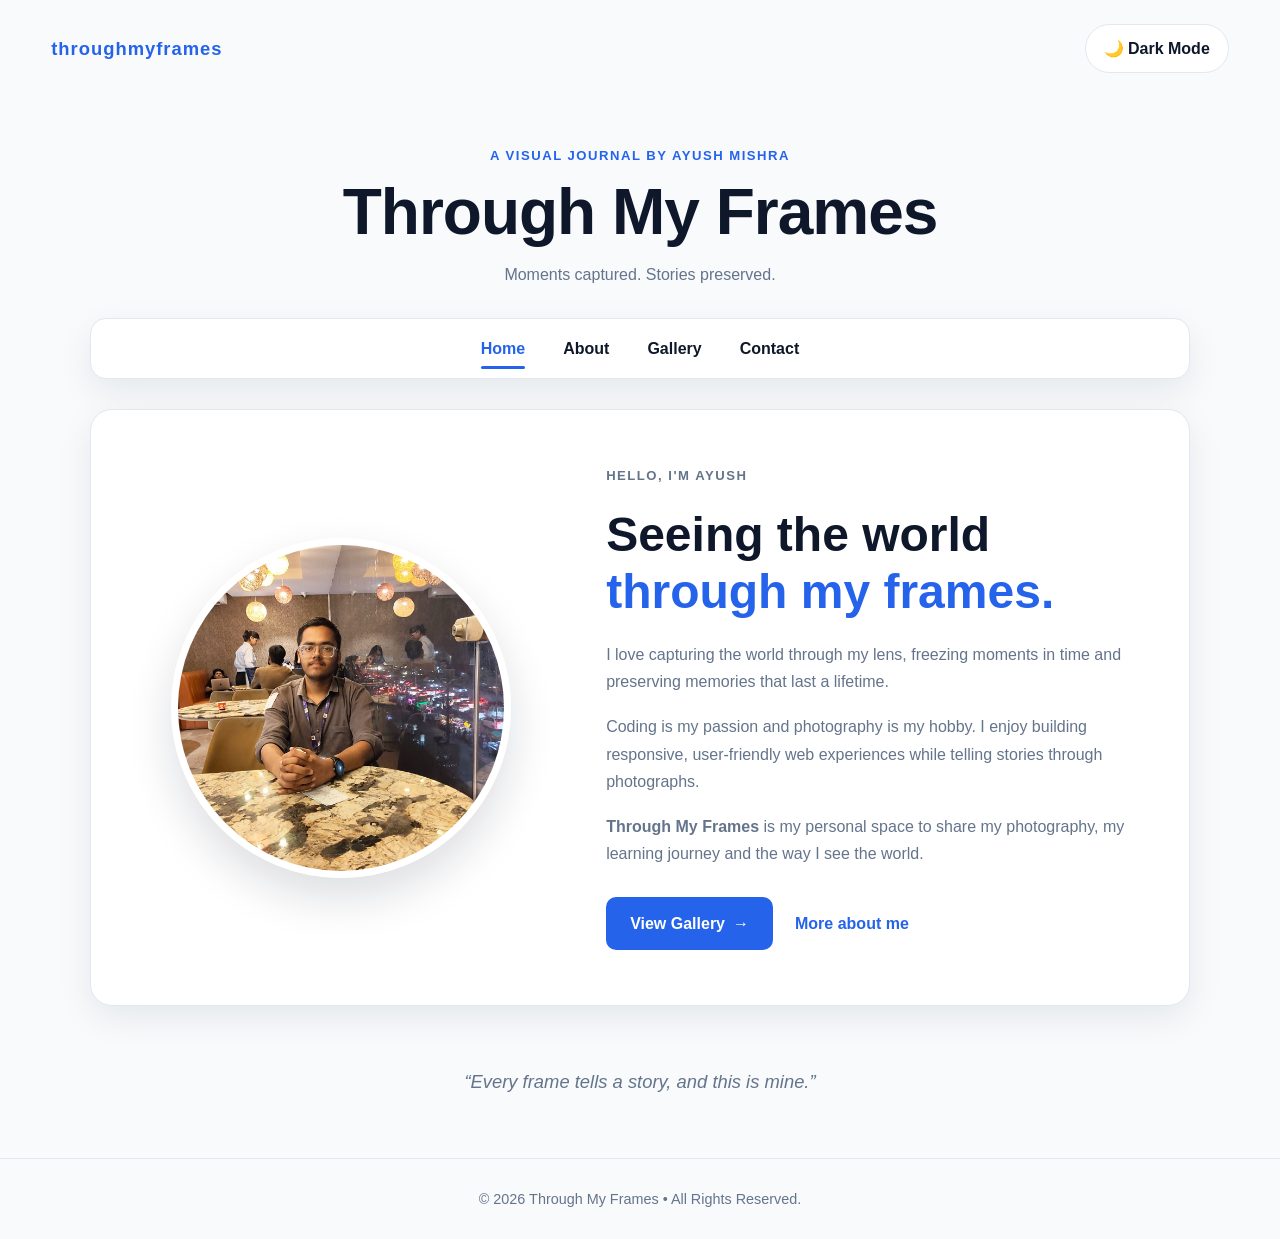
<file: index.html>
<!DOCTYPE html>

<html lang="en">
<head>
    <meta charset="UTF-8">
    <meta name="viewport" content="width=device-width, initial-scale=1.0">
    <title>Through My Frames</title>

<link rel="stylesheet" href="CSS/style.css">

</head>
<body>

<header class="site-header">
    <a class="brand" href="index.html">
        throughmyframes
    </a>

    <button class="theme-btn" id="themeBtn" type="button">
        🌙 Dark Mode
    </button>
</header>


<main>

    <section class="hero-heading">
        <p class="eyebrow">
            A visual journal by Ayush Mishra
        </p>

        <h1>
            Through My Frames
        </h1>

        <p class="hero-subtitle">
            Moments captured. Stories preserved.
        </p>
    </section>


    <nav class="navbar" aria-label="Main navigation">

        <a class="active" href="index.html">
            Home
        </a>

        <a href="about.html">
            About
        </a>

        <a href="gallery.html">
            Gallery
        </a>

        <a href="contact.html">
            Contact
        </a>

    </nav>


    <section class="home-hero">

        <div class="profile-wrap">

            <img
                src="images/ayush_Home.jpeg"
                alt="Portrait of Ayush Mishra"
                class="profile"
            >

        </div>


        <div class="home-copy">

            <p class="eyebrow">
                Hello, I'm Ayush
            </p>

            <h2>
                Seeing the world
                <span>through my frames.</span>
            </h2>

            <p>
                I love capturing the world through my lens, freezing moments
                in time and preserving memories that last a lifetime.
            </p>

            <p>
                Coding is my passion and photography is my hobby. I enjoy
                building responsive, user-friendly web experiences while
                telling stories through photographs.
            </p>

            <p>
                <strong>Through My Frames</strong> is my personal space to
                share my photography, my learning journey and the way I see
                the world.
            </p>


            <div class="hero-actions">

                <a class="primary-btn" href="gallery.html">
                    View Gallery
                    <span>→</span>
                </a>

                <a class="text-btn" href="about.html">
                    More about me
                </a>

            </div>

        </div>

    </section>


    <section class="home-note">

        <p>
            “Every frame tells a story, and this is mine.”
        </p>

    </section>

</main>


<footer class="footer">

    <p>
        © 2026 Through My Frames • All Rights Reserved.
    </p>

</footer>


<script src="Javascript/script.js"></script>

</body>
</html>
</file>
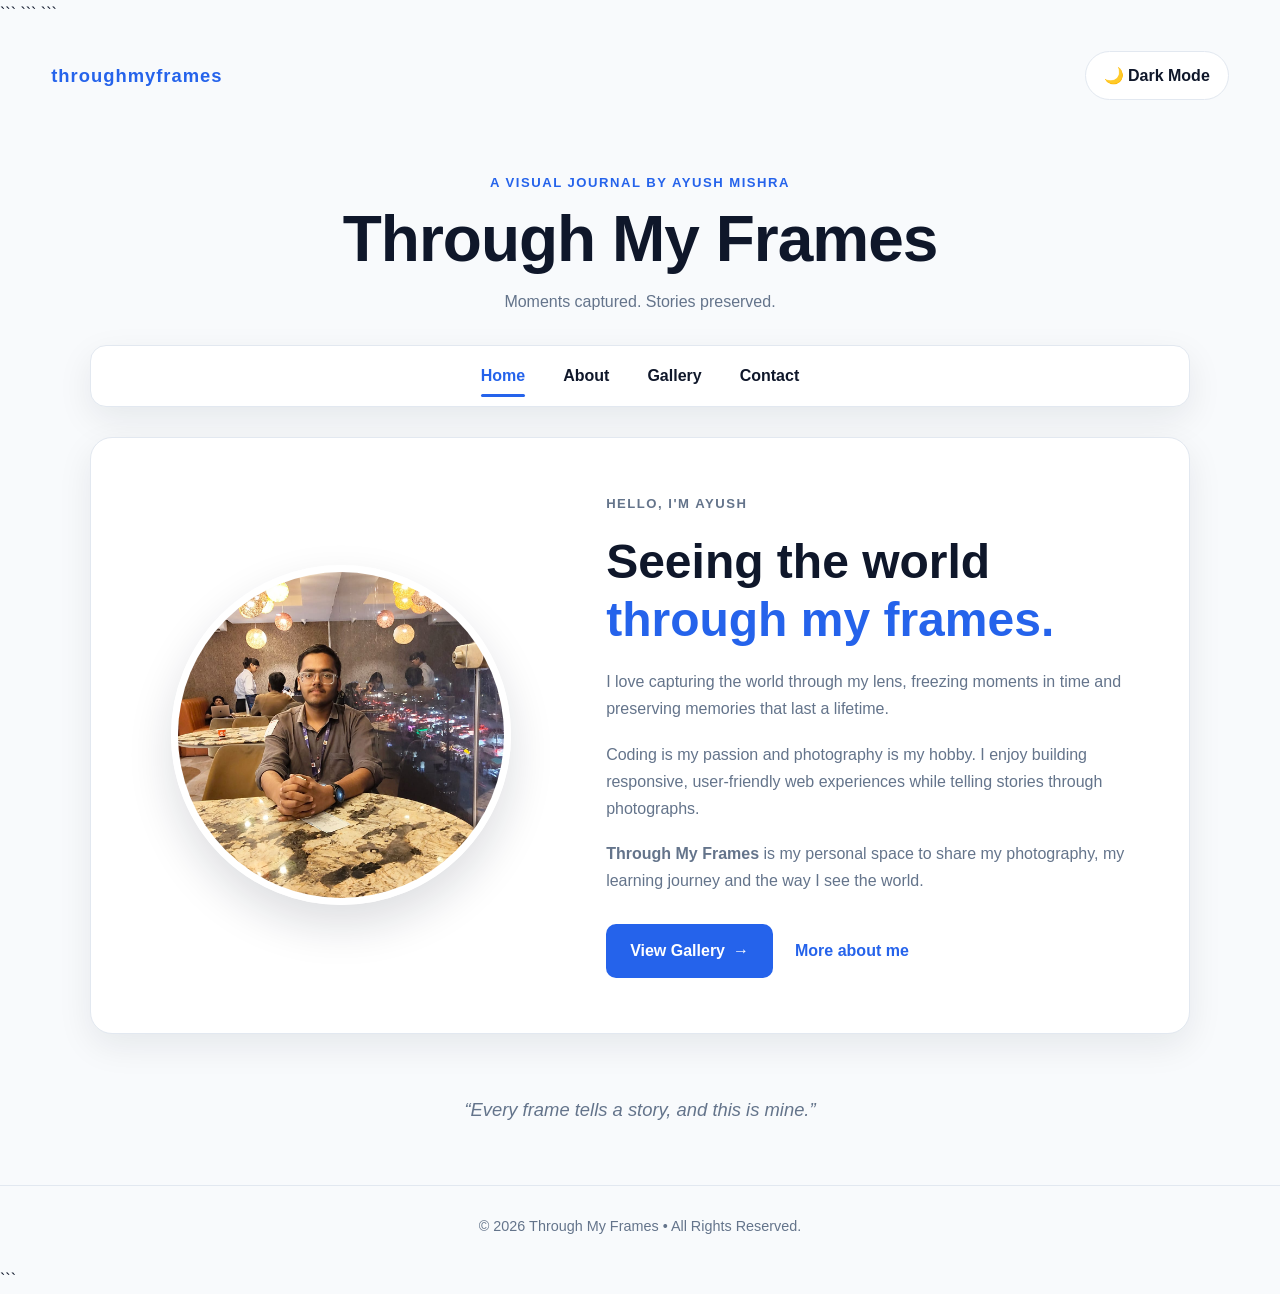
<file: pages/index.html>
<!DOCTYPE html>

<html lang="en">
<head>
    <meta charset="UTF-8">
    <meta name="viewport" content="width=device-width, initial-scale=1.0">
    <title>Through My Frames</title>

```
<link rel="stylesheet" href="../CSS/style.css">
```

</head>
<body>

```
<header class="site-header">
    <a class="brand" href="index.html">
        throughmyframes
    </a>

    <button class="theme-btn" id="themeBtn" type="button">
        🌙 Dark Mode
    </button>
</header>


<main>

    <section class="hero-heading">
        <p class="eyebrow">
            A visual journal by Ayush Mishra
        </p>

        <h1>
            Through My Frames
        </h1>

        <p class="hero-subtitle">
            Moments captured. Stories preserved.
        </p>
    </section>


    <nav class="navbar" aria-label="Main navigation">

        <a class="active" href="index.html">
            Home
        </a>

        <a href="about.html">
            About
        </a>

        <a href="gallery.html">
            Gallery
        </a>

        <a href="contact.html">
            Contact
        </a>

    </nav>


    <section class="home-hero">

        <div class="profile-wrap">

            <img
                src="../images/ayush_Home.jpeg"
                alt="Portrait of Ayush Mishra"
                class="profile"
            >

        </div>


        <div class="home-copy">

            <p class="eyebrow">
                Hello, I'm Ayush
            </p>

            <h2>
                Seeing the world
                <span>through my frames.</span>
            </h2>

            <p>
                I love capturing the world through my lens, freezing moments
                in time and preserving memories that last a lifetime.
            </p>

            <p>
                Coding is my passion and photography is my hobby. I enjoy
                building responsive, user-friendly web experiences while
                telling stories through photographs.
            </p>

            <p>
                <strong>Through My Frames</strong> is my personal space to
                share my photography, my learning journey and the way I see
                the world.
            </p>


            <div class="hero-actions">

                <a class="primary-btn" href="gallery.html">
                    View Gallery
                    <span>→</span>
                </a>

                <a class="text-btn" href="about.html">
                    More about me
                </a>

            </div>

        </div>

    </section>


    <section class="home-note">

        <p>
            “Every frame tells a story, and this is mine.”
        </p>

    </section>

</main>


<footer class="footer">

    <p>
        © 2026 Through My Frames • All Rights Reserved.
    </p>

</footer>


<script src="../Javascript/script.js"></script>
```

</body>
</html>
</file>
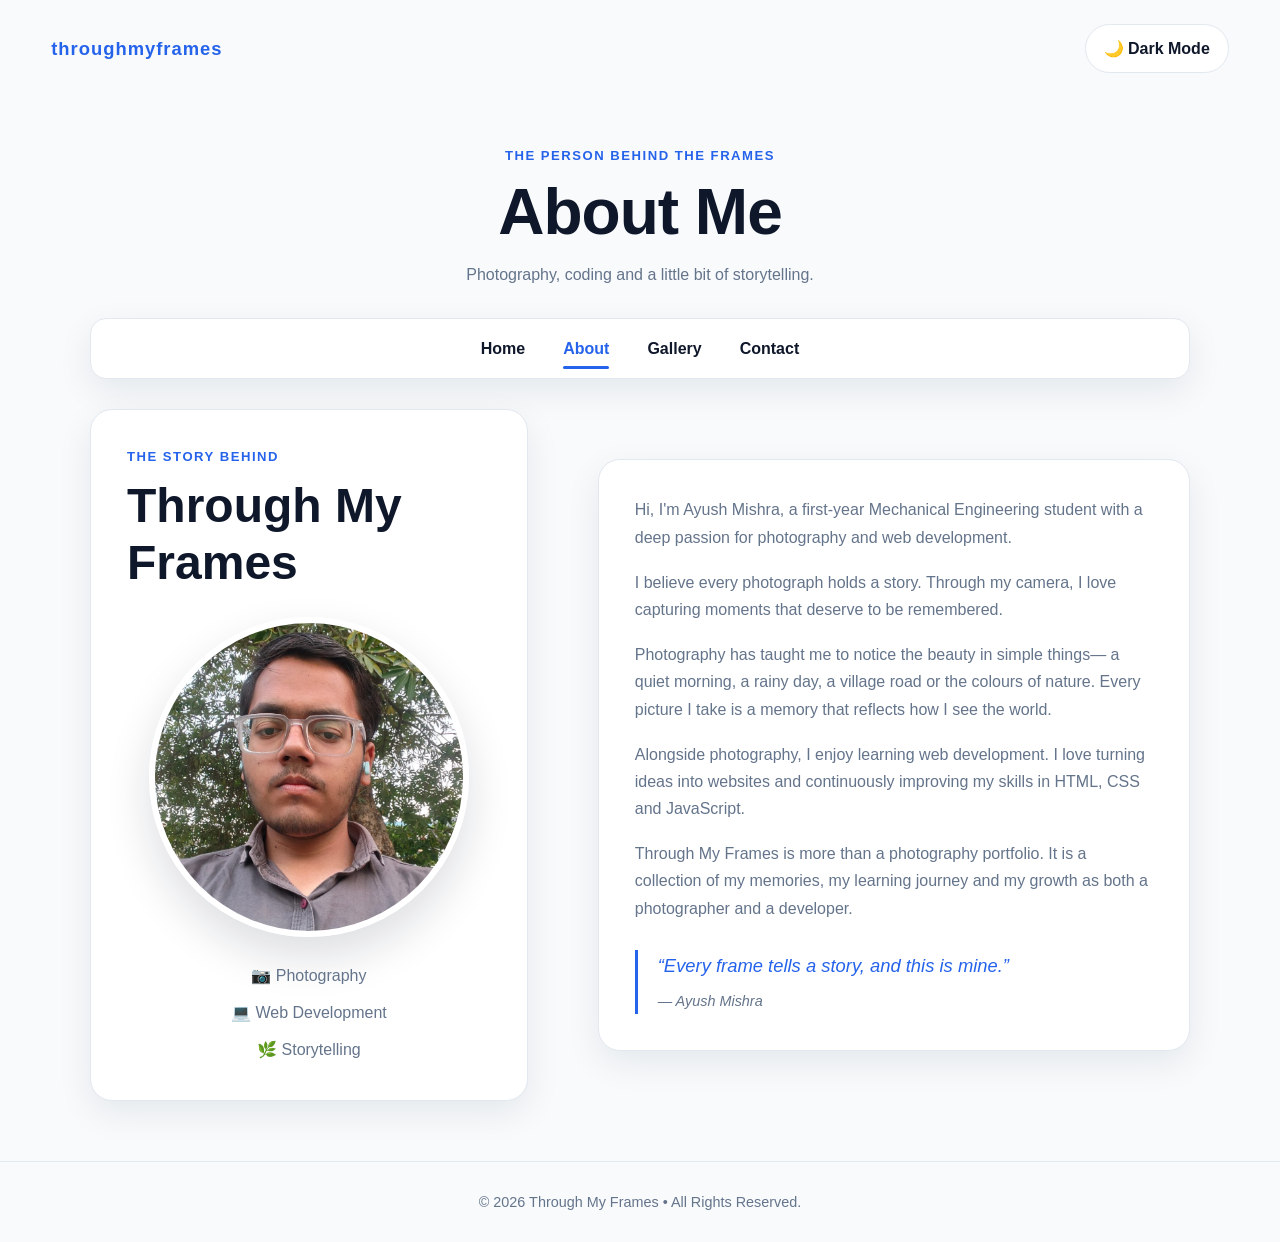
<file: about.html>
<!DOCTYPE html>
<html lang="en">

<head>
    <meta charset="UTF-8">
    <meta name="viewport" content="width=device-width, initial-scale=1.0">

    <title>About | Through My Frames</title>

    <link rel="stylesheet" href="CSS/style.css">
</head>

<body>


    <!-- HEADER -->

    <header class="site-header">

        <a class="brand" href="index.html">
            throughmyframes
        </a>


        <button class="theme-btn" id="themeBtn" type="button">
            🌙 Dark Mode
        </button>

    </header>


    <main>


        <!-- PAGE HEADING -->

        <section class="page-heading">

            <p class="eyebrow">
                The person behind the frames
            </p>


            <h1>
                About Me
            </h1>


            <p>
                Photography, coding and a little bit of storytelling.
            </p>

        </section>


        <!-- NAVBAR -->

        <nav class="navbar" aria-label="Main navigation">

            <a href="index.html">
                Home
            </a>


            <a class="active" href="about.html">
                About
            </a>


            <a href="gallery.html">
                Gallery
            </a>


            <a href="contact.html">
                Contact
            </a>

        </nav>


        <!-- ABOUT SECTION -->

        <section class="about-layout">


            <!-- LEFT SIDE -->

            <div class="about-visual">

                <p class="eyebrow">
                    The story behind
                </p>


                <h2>
                    Through My Frames
                </h2>


                <img
                    src="images/ayush_About.jpeg"
                    alt="Ayush Mishra"
                    class="about-image"
                >


                <div class="interest-list">

                    <span>
                        📷 Photography
                    </span>


                    <span>
                        💻 Web Development
                    </span>


                    <span>
                        🌿 Storytelling
                    </span>

                </div>

            </div>


            <!-- RIGHT SIDE -->

            <article class="about-copy">

                <p>
                    Hi, I'm Ayush Mishra, a first-year Mechanical Engineering
                    student with a deep passion for photography and web development.
                </p>


                <p>
                    I believe every photograph holds a story. Through my camera,
                    I love capturing moments that deserve to be remembered.
                </p>


                <p>
                    Photography has taught me to notice the beauty in simple things—
                    a quiet morning, a rainy day, a village road or the colours of
                    nature. Every picture I take is a memory that reflects how I
                    see the world.
                </p>


                <p>
                    Alongside photography, I enjoy learning web development.
                    I love turning ideas into websites and continuously improving
                    my skills in HTML, CSS and JavaScript.
                </p>


                <p>
                    Through My Frames is more than a photography portfolio.
                    It is a collection of my memories, my learning journey and
                    my growth as both a photographer and a developer.
                </p>


                <blockquote>

                    “Every frame tells a story, and this is mine.”

                    <cite>
                        — Ayush Mishra
                    </cite>

                </blockquote>

            </article>


        </section>

    </main>


    <!-- FOOTER -->

    <footer class="footer">

        <p>
            © 2026 Through My Frames • All Rights Reserved.
        </p>

    </footer>


    <script src="Javascript/script.js"></script>

</body>

</html>
</file>
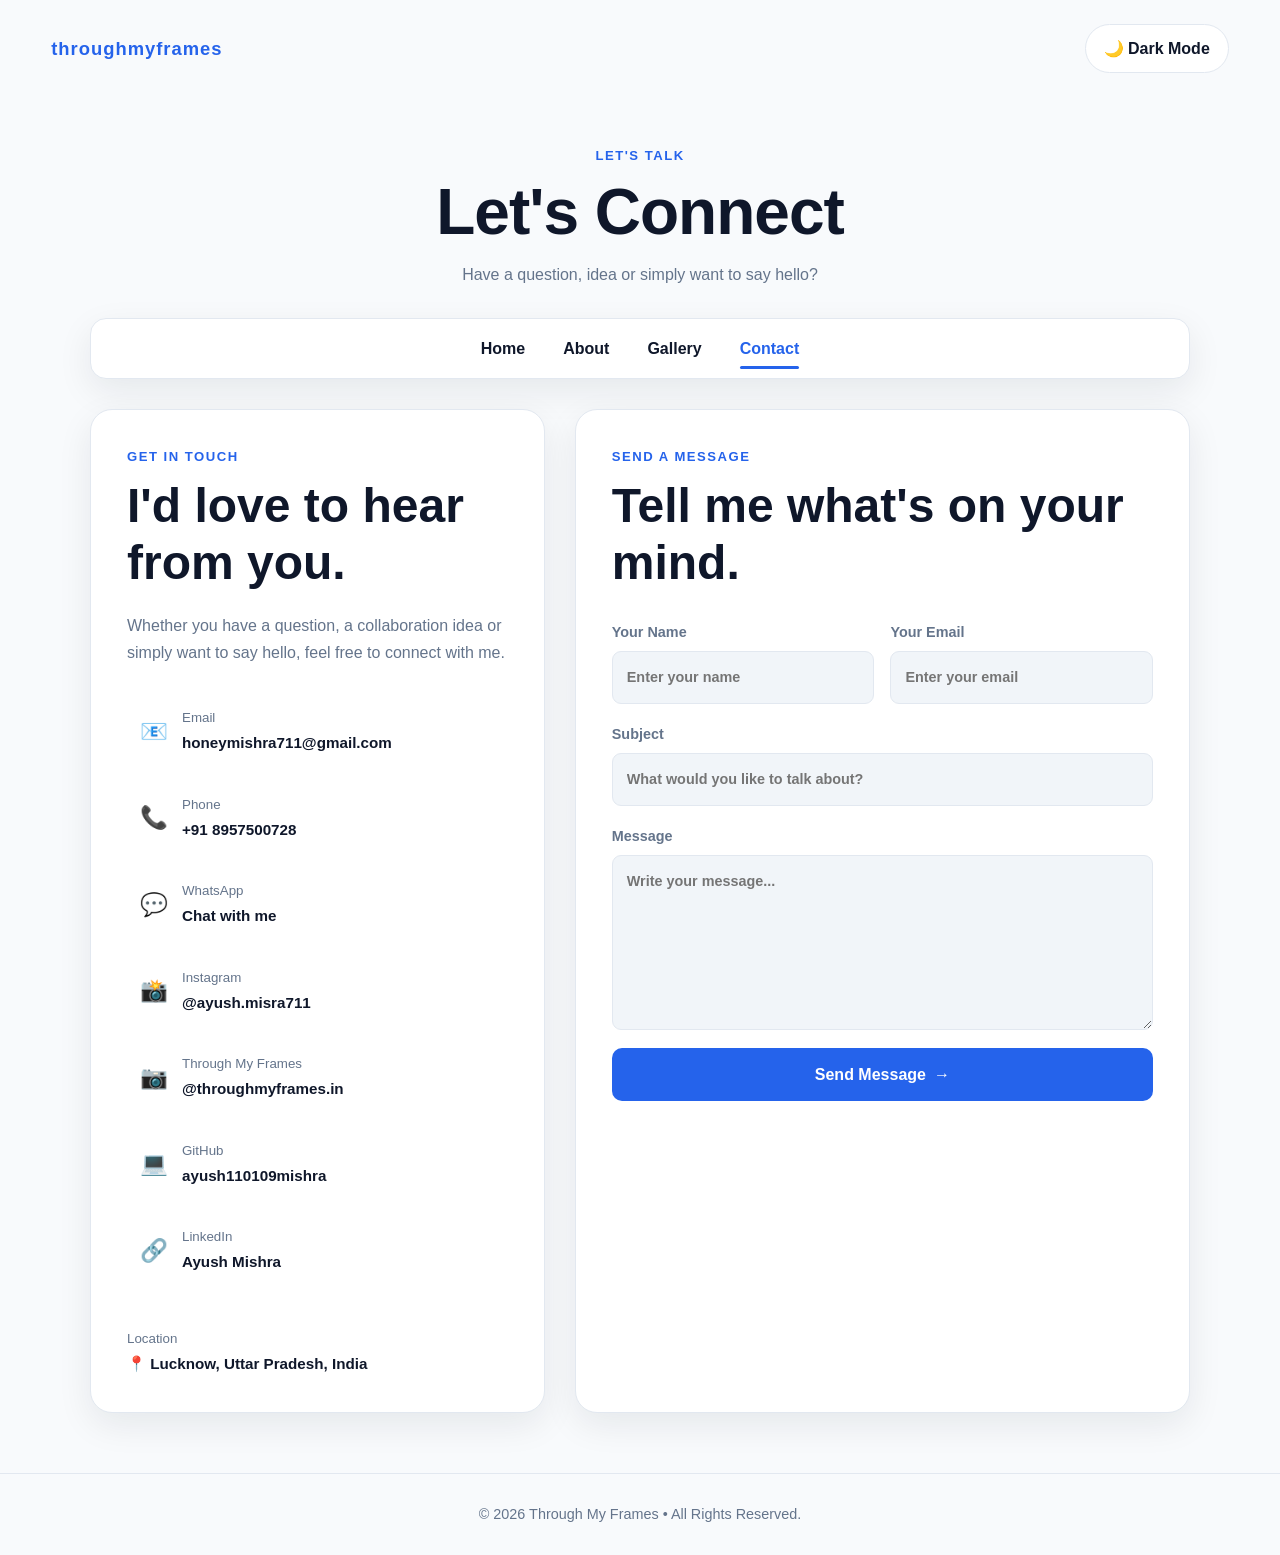
<file: contact.html>
<!DOCTYPE html>
<html lang="en">

<head>
    <meta charset="UTF-8">
    <meta name="viewport" content="width=device-width, initial-scale=1.0">

    <title>Contact | Through My Frames</title>

    <link rel="stylesheet" href="CSS/style.css">
</head>

<body>


    <!-- HEADER -->

    <header class="site-header">

        <a class="brand" href="index.html">
            throughmyframes
        </a>


        <button class="theme-btn" id="themeBtn" type="button">
            🌙 Dark Mode
        </button>

    </header>


    <main>


        <!-- PAGE HEADING -->

        <section class="page-heading">

            <p class="eyebrow">
                Let's talk
            </p>


            <h1>
                Let's Connect
            </h1>


            <p>
                Have a question, idea or simply want to say hello?
            </p>

        </section>


        <!-- NAVBAR -->

        <nav class="navbar" aria-label="Main navigation">

            <a href="index.html">
                Home
            </a>


            <a href="about.html">
                About
            </a>


            <a href="gallery.html">
                Gallery
            </a>


            <a class="active" href="contact.html">
                Contact
            </a>

        </nav>


        <!-- CONTACT SECTION -->

        <section class="contact-layout">


            <!-- CONTACT INFORMATION -->

            <div class="contact-info">

                <p class="eyebrow">
                    Get in touch
                </p>


                <h2>
                    I'd love to hear from you.
                </h2>


                <p class="contact-intro">
                    Whether you have a question, a collaboration idea or simply
                    want to say hello, feel free to connect with me.
                </p>


                <div class="contact-links">


                    <a href="mailto:honeymishra711@gmail.com">

                        <span>
                            📧
                        </span>

                        <div>

                            <small>
                                Email
                            </small>

                            <strong>
                                honeymishra711@gmail.com
                            </strong>

                        </div>

                    </a>


                    <a href="tel:+918957500728">

                        <span>
                            📞
                        </span>

                        <div>

                            <small>
                                Phone
                            </small>

                            <strong>
                                +91 8957500728
                            </strong>

                        </div>

                    </a>


                    <a
                        href="https://wa.me/918957500728"
                        target="_blank"
                    >

                        <span>
                            💬
                        </span>

                        <div>

                            <small>
                                WhatsApp
                            </small>

                            <strong>
                                Chat with me
                            </strong>

                        </div>

                    </a>


                    <a
                        href="https://instagram.com/ayush.misra711"
                        target="_blank"
                    >

                        <span>
                            📸
                        </span>

                        <div>

                            <small>
                                Instagram
                            </small>

                            <strong>
                                @ayush.misra711
                            </strong>

                        </div>

                    </a>


                    <a
                        href="https://instagram.com/throughmyframes.in"
                        target="_blank"
                    >

                        <span>
                            📷
                        </span>

                        <div>

                            <small>
                                Through My Frames
                            </small>

                            <strong>
                                @throughmyframes.in
                            </strong>

                        </div>

                    </a>


                    <a
                        href="https://github.com/ayush110109mishra"
                        target="_blank"
                    >

                        <span>
                            💻
                        </span>

                        <div>

                            <small>
                                GitHub
                            </small>

                            <strong>
                                ayush110109mishra
                            </strong>

                        </div>

                    </a>


                    <a
                        href="https://linkedin.com/in/ayush-misra-66a803365"
                        target="_blank"
                    >

                        <span>
                            🔗
                        </span>

                        <div>

                            <small>
                                LinkedIn
                            </small>

                            <strong>
                                Ayush Mishra
                            </strong>

                        </div>

                    </a>


                    <div class="contact-links">

                        <div>

                            <small>
                                Location
                            </small>

                            <strong>
                                📍 Lucknow, Uttar Pradesh, India
                            </strong>

                        </div>

                    </div>


                </div>

            </div>


            <!-- CONTACT FORM -->

            <div class="contact-form-card">

                <p class="eyebrow">
                    Send a message
                </p>


                <h2>
                    Tell me what's on your mind.
                </h2>


                <form id="contactForm">


                    <div class="form-grid">

                        <label>

                            Your Name

                            <input
                                type="text"
                                id="name"
                                placeholder="Enter your name"
                                required
                            >

                        </label>


                        <label>

                            Your Email

                            <input
                                type="email"
                                id="email"
                                placeholder="Enter your email"
                                required
                            >

                        </label>

                    </div>


                    <label>

                        Subject

                        <input
                            type="text"
                            id="subject"
                            placeholder="What would you like to talk about?"
                            required
                        >

                    </label>


                    <label>

                        Message

                        <textarea
                            id="message"
                            rows="6"
                            placeholder="Write your message..."
                            required
                        ></textarea>

                    </label>


                    <button
                        class="primary-btn"
                        type="submit"
                    >

                        Send Message

                        <span>
                            →
                        </span>

                    </button>


                    <p
                        class="form-message"
                        id="formMessage"
                    ></p>


                </form>

            </div>


        </section>

    </main>


    <!-- FOOTER -->

    <footer class="footer">

        <p>
            © 2026 Through My Frames • All Rights Reserved.
        </p>

    </footer>


    <script src="Javascript/script.js"></script>

</body>

</html>
</file>
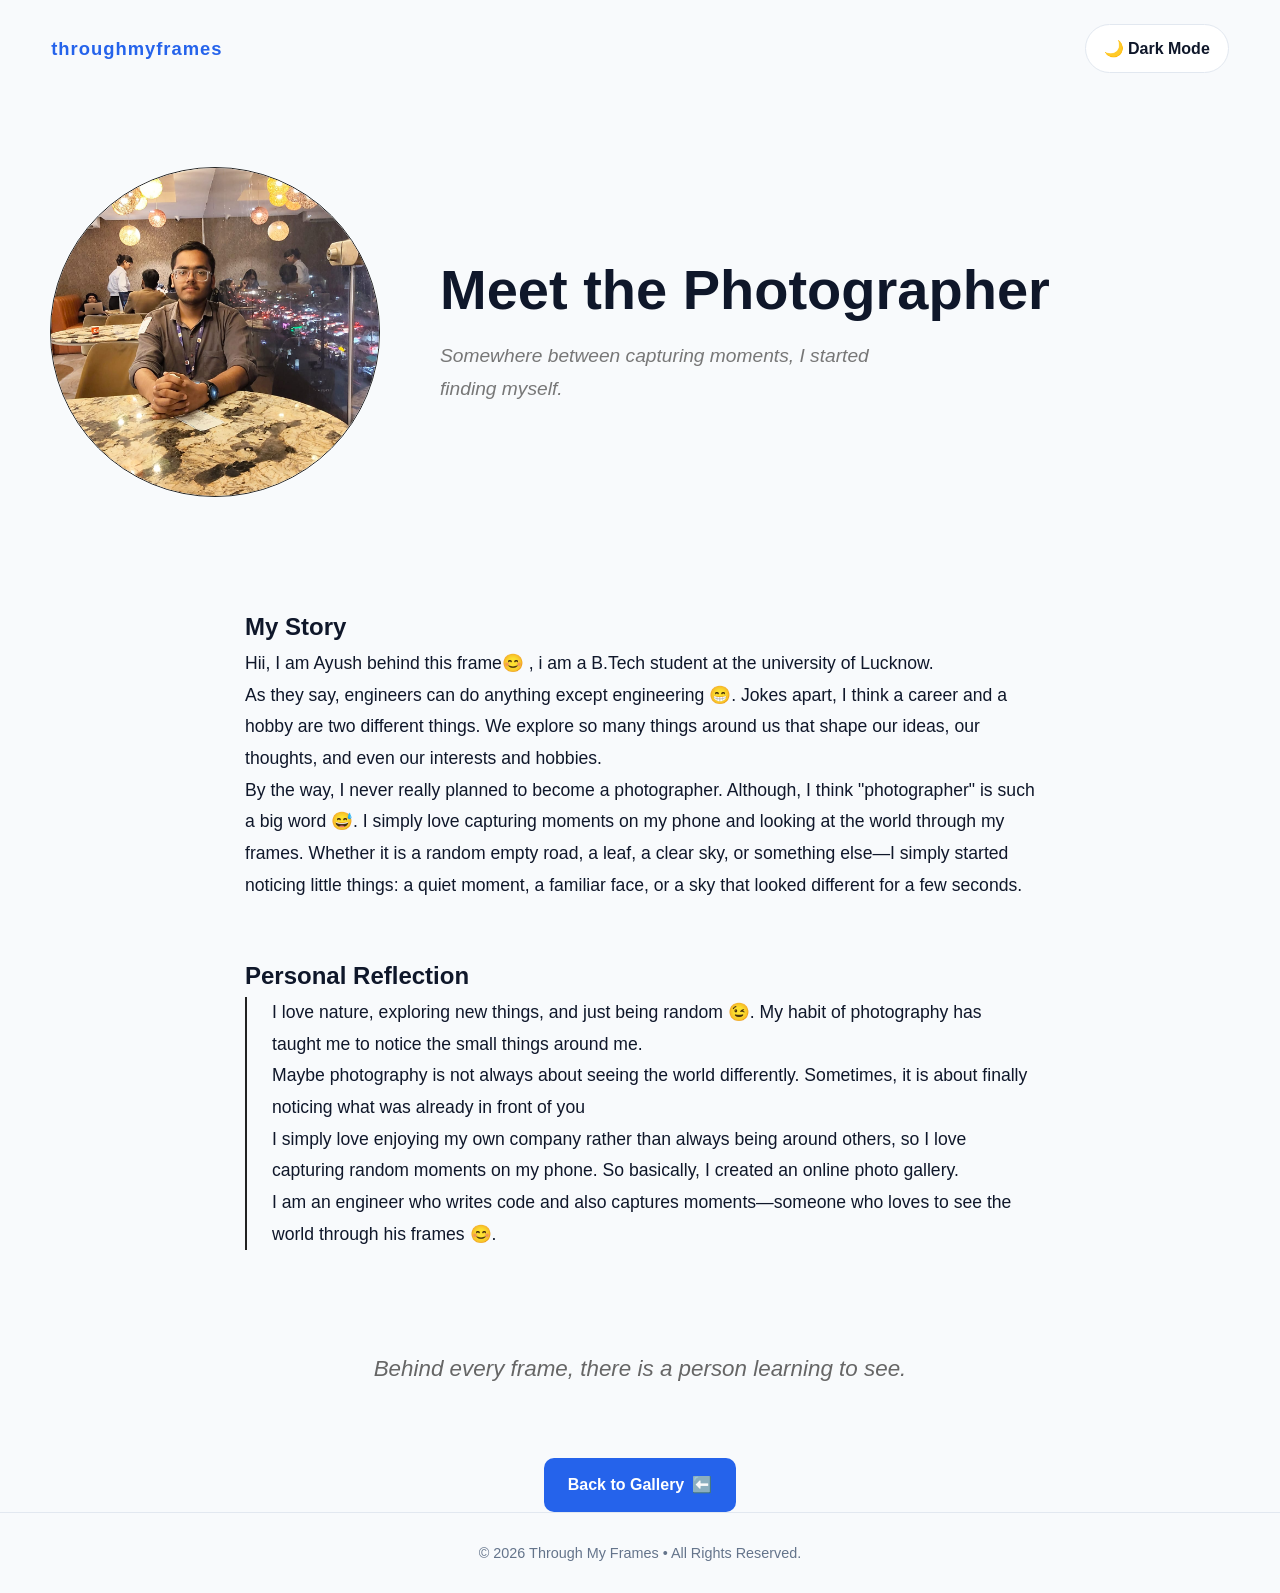
<file: honey.html>
<!DOCTYPE html>
<html lang="en">
<head>
    <meta charset="UTF-8">
    <meta name="viewport" content="width=device-width, initial-scale=1.0">
    <title>meet the photographer| throughmyframest</title>

    <link rel="stylesheet" href="CSS/style.css">

    <link rel="stylesheet" href="CSS/frame-page.css">

</head>
<body>
    <!-- HEADER -->

    <header class="site-header">

        <a class="brand" href="index.html">
            throughmyframes
        </a>


        <button class="theme-btn" id="themeBtn" type="button">
            🌙 Dark Mode
        </button>

    </header>

    <!-- main body-->

    <main>
        <section class="hero-img">

                  <div class="photographerImg"> 
            <img src="images/author.jpeg">
            </div>

<div class="hero-content"> 
           <h1 class="Title"> Meet the Photographer </h1>

            <p class="quote"> Somewhere between capturing moments, I started finding myself.
                     </p>
                     </div>

        </section>


        <section class="img-story">

            <h2>My Story</h2>

       <p class="story">
        Hii, I am Ayush behind this frame😊 , i am a B.Tech student at the university of Lucknow.
        <br>
           As they say, engineers can do anything except engineering 😁. Jokes apart, I think a 
           career and a hobby are two different things. We explore so many things around us that 
           shape our ideas, our thoughts, and even our interests and hobbies.
        <br> 
          By the way, I never really planned to become a photographer. Although, I think 
          "photographer" is such a big word 😅. I simply love capturing moments on my phone 
          and looking at the world through my frames. Whether it is a random empty road, a leaf,
           a clear sky, or something else—I simply started noticing little things: a quiet moment, 
           a familiar face, or a sky that looked different for a few seconds.
       </p>

               <h2>Personal Reflection</h2>
       <p class="personal-reflection"> I love nature, exploring new things, and just being random 😉.
                      My habit of photography has taught me to notice the small things around me.
                       <br>
                        Maybe photography is not always about seeing the world differently. 
                        Sometimes, it is about finally noticing what was already in front of you
                       <br>
                       I simply love enjoying my own company rather than always being around others,
                        so I love capturing random moments on my phone. So basically, I created an
                         online photo gallery.
                        <br> 
                         I am an engineer who writes code and also captures moments—someone
                          who loves to see the world through his frames 😊.
       </p>

        </section>

<div class="ending">
    Behind every frame, there is a person learning to see.
</div>




<!-- buttons back to pavvalion -->

<div class="actions">

                <a class="btn" href="gallery.html">
                    Back to Gallery
                    <span>⬅️</span>
                </a>


            </div>

    </main>

    
<footer class="footer">

    <p>
        © 2026 Through My Frames • All Rights Reserved.
    </p>

</footer>


<script src="Javascript/script.js"></script>
</body>
</html>
</file>
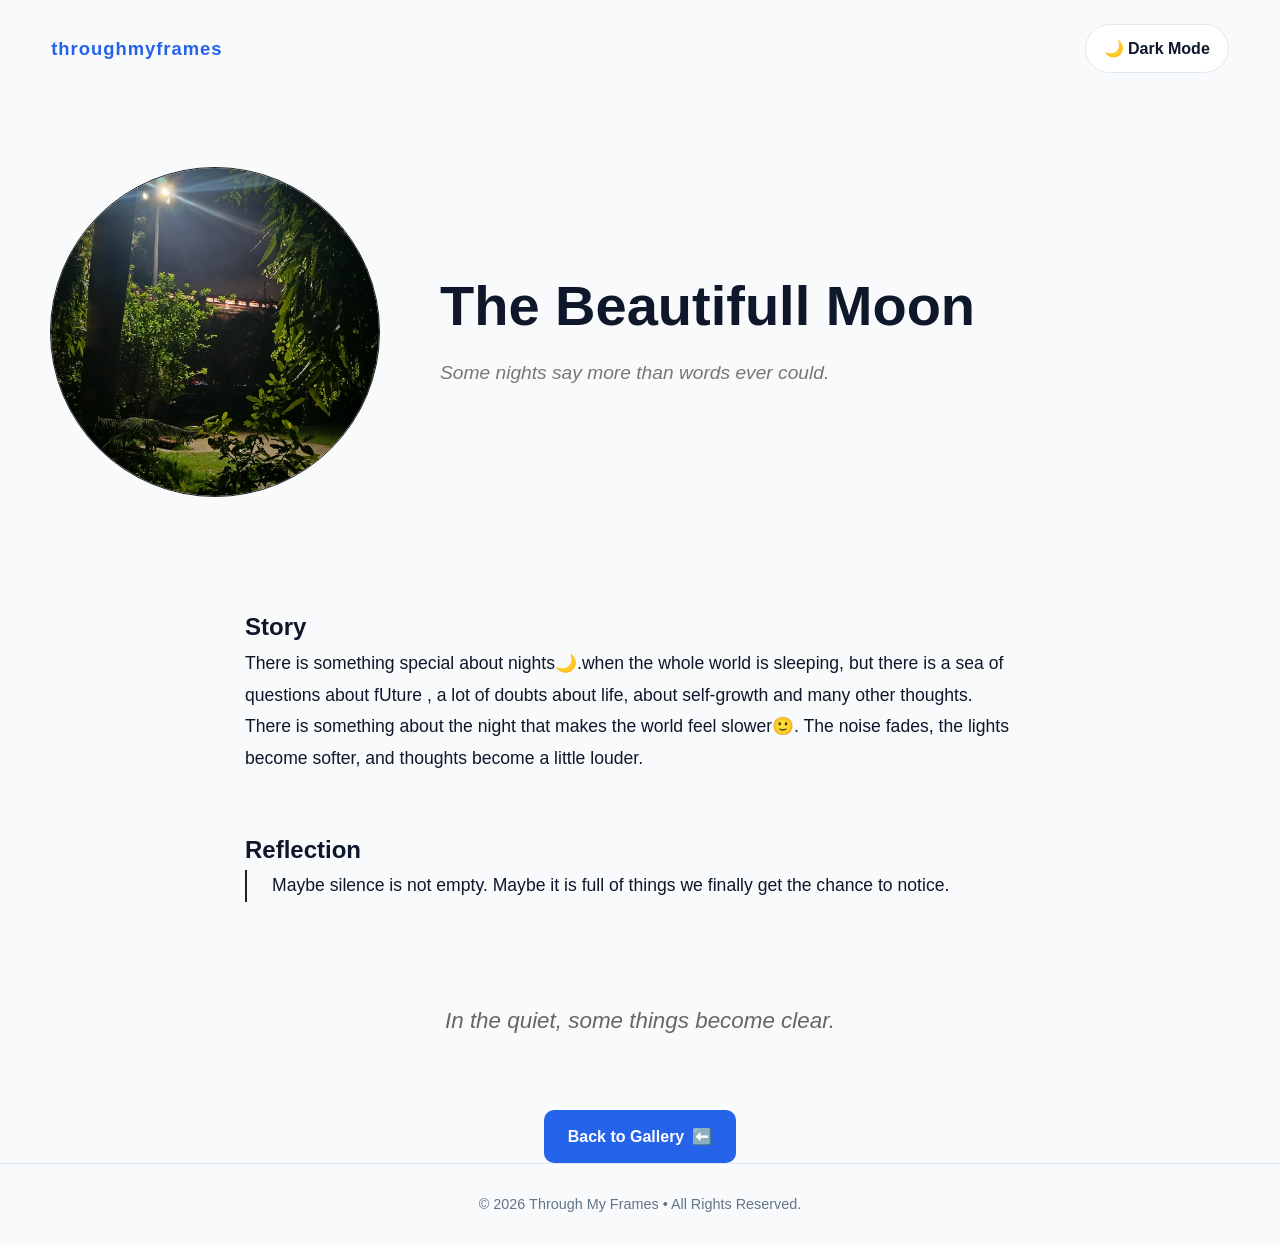
<file: Moon.html>
<!DOCTYPE html>
<html lang="en">
<head>
    <meta charset="UTF-8">
    <meta name="viewport" content="width=device-width, initial-scale=1.0">
    <title>The Beautiful Moon | Through My Frames</title>

    <link rel="stylesheet" href="CSS/style.css">

    <link rel="stylesheet" href="CSS/frame-page.css">
</head>
<body>

    <!-- HEADER -->

    <header class="site-header">

        <a class="brand" href="index.html">
            throughmyframes
        </a>


        <button class="theme-btn" id="themeBtn" type="button">
            🌙 Dark Mode
        </button>

    </header>

    <!-- main body-->

    <main>

        <section class="hero-img">

                  <div class="moonImg"> 
            <img src="images/Beautiful moon.jpeg">
            </div>

<div class="hero-content"> 
           <h1 class="Title"> The Beautifull Moon </h1>

            <p class="quote">  Some nights say more than words ever could.
                     </p>
                     </div>

        </section>

        <section class="img-story">

            <h2>Story</h2>
            
            <p class="story">
                  There is something special about nights🌙.when the whole world
                is sleeping, but there is a sea of questions about fUture ,
                a lot of doubts about life, about self-growth and many other 
                thoughts. 
                <br>
                There is something about the night that makes the world feel slower🙂.
                 The noise fades, the lights become softer, and thoughts become a little 
                 louder.
            </p>

            <h2>Reflection</h2>

            <p class="reflection">
                Maybe silence is not empty. Maybe it is full of things we finally get the 
                chance to notice.
            </p>
        </section>

        <div class="ending">
     In the quiet, some things become clear.
</div>


<!-- buttons back to pavvalion -->

<div class="actions">

                <a class="btn" href="gallery.html">
                    Back to Gallery
                    <span>⬅️</span>
                </a>


            </div>


    </main>
    <footer class="footer">

    <p>
        © 2026 Through My Frames • All Rights Reserved.
    </p>

</footer>


<script src="Javascript/script.js"></script>
    
</body>
</html>
</file>
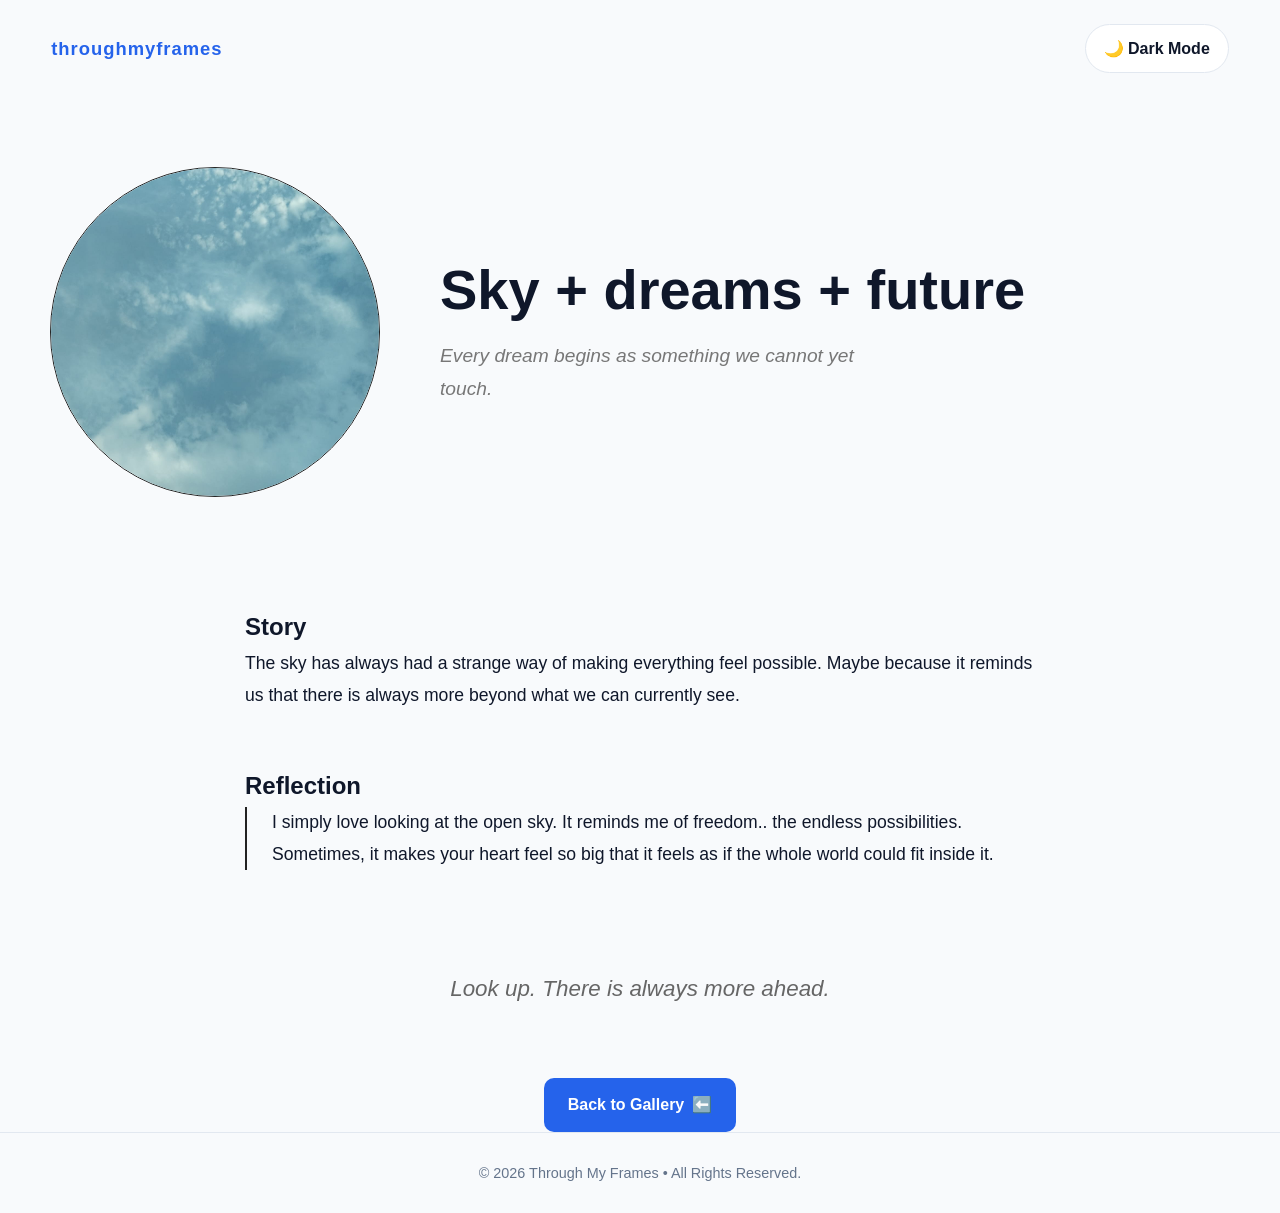
<file: sky.html>
<!DOCTYPE html>
<html lang="en">
<head>
    <meta charset="UTF-8">
    <meta name="viewport" content="width=device-width, initial-scale=1.0">
    <title>The Sky</title>

    <link rel="stylesheet" href="CSS/style.css">

    <link rel="stylesheet" href="CSS/frame-page.css">
</head>
<body>
    <!-- HEADER -->

    <header class="site-header">

        <a class="brand" href="index.html">
            throughmyframes
        </a>


        <button class="theme-btn" id="themeBtn" type="button">
            🌙 Dark Mode
        </button>

    </header>

    <!-- main body-->
     <main>
        <section class="hero-img">

                  <div class="skyImg"> 
            <img src="images/sky.jpeg">
            </div>

<div class="hero-content"> 
           <h1 class="Title"> Sky + dreams + future  </h1>

            <p class="quote"> Every dream begins as something we cannot yet touch. 
                     </p>
                     </div>

        </section>
     


     <section class="img-story">

        <h2>  Story</h2>

        <p class="story">
            The sky has always had a strange way of making everything feel 
            possible. Maybe because it reminds us that there is always more 
            beyond what we can currently see.
        </p>
        <h2>Reflection</h2>

        <p class="reflection">
              I simply love looking at the open sky.
             It reminds me of freedom.. the endless possibilities.
            <br>
              Sometimes, it makes your heart feel so big that it
               feels as if the whole world could fit inside it.
             <br>

        </p>


     </section>

     <div class="ending">
     Look up. There is always more ahead.
</div>


<!-- buttons back to pavvalion -->

<div class="actions">

                <a class="btn" href="gallery.html">
                    Back to Gallery
                    <span>⬅️</span>
                </a>


            </div>

</main>

<footer class="footer">

    <p>
        © 2026 Through My Frames • All Rights Reserved.
    </p>

</footer>


<script src="Javascript/script.js"></script>
    
</body>
</html>
</file>
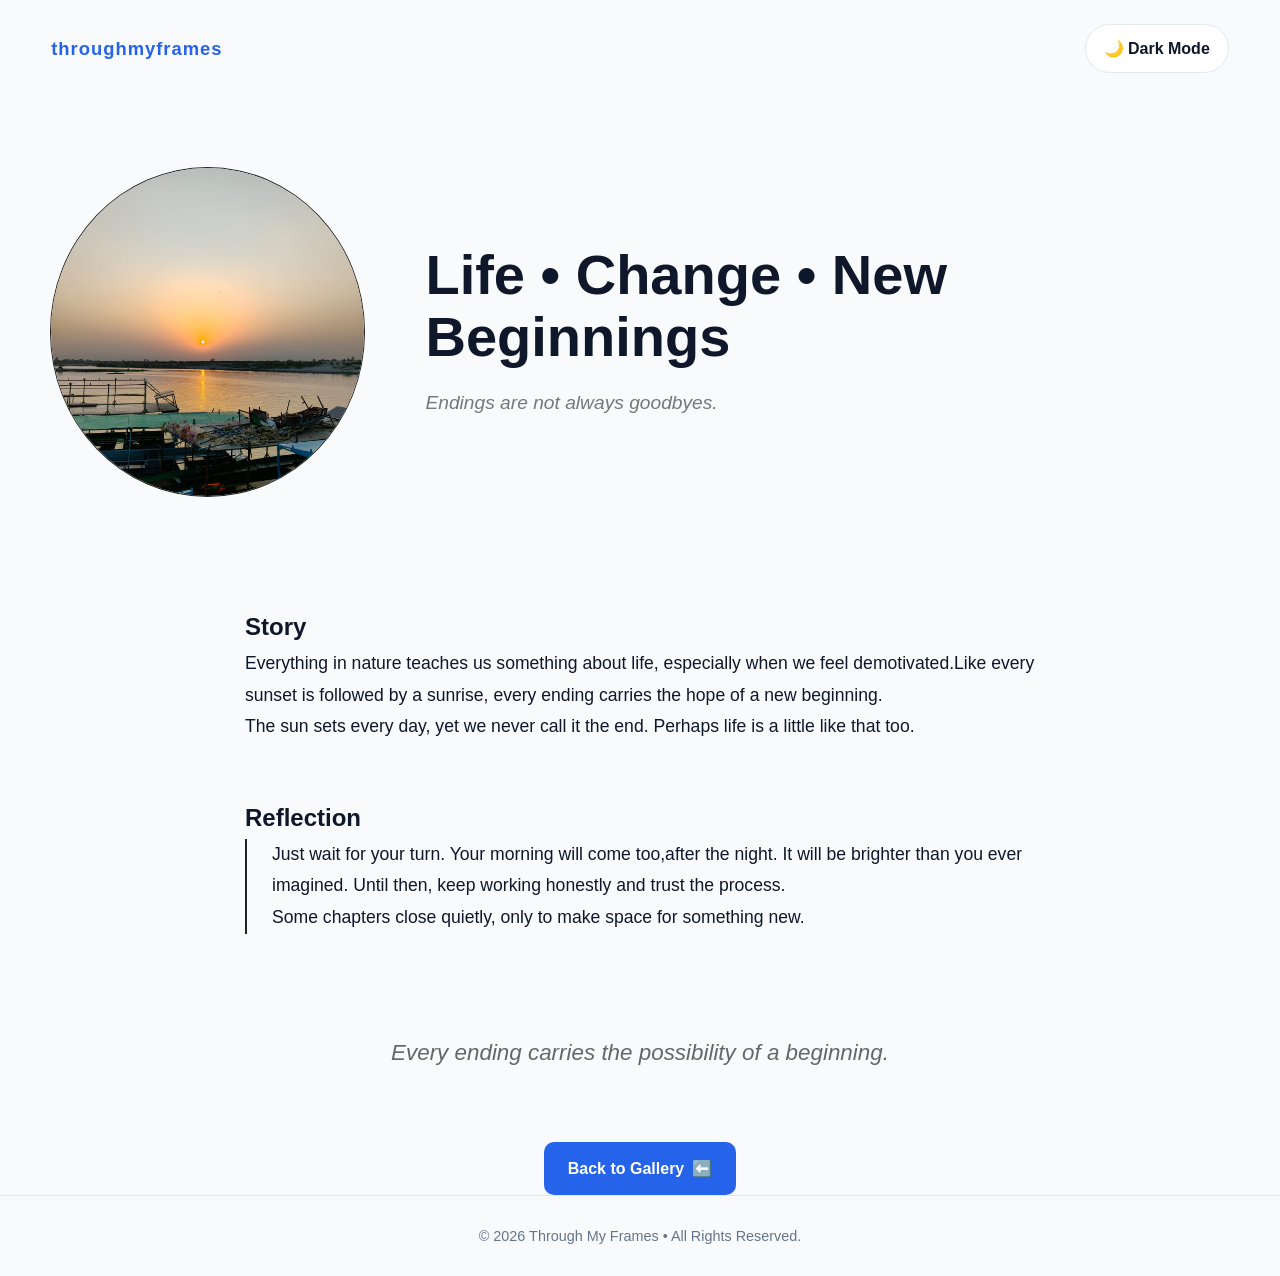
<file: sunset.html>
<!DOCTYPE html>
<html lang="en">
<head>
    <meta charset="UTF-8">
    <meta name="viewport" content="width=device-width, initial-scale=1.0">
    <title>The Sun</title>

     <link rel="stylesheet" href="CSS/style.css">

    <link rel="stylesheet" href="CSS/frame-page.css">
</head>
<body>

     <!-- HEADER -->

    <header class="site-header">

        <a class="brand" href="index.html">
            throughmyframes
        </a>


        <button class="theme-btn" id="themeBtn" type="button">
            🌙 Dark Mode
        </button>

    </header>

    <!-- main body-->
     <main>

        <section class="hero-img">

            <div class="sunImg"> 
            <img src="images/sunset.jpeg">
            </div>

<div class="hero-content"> 
           <h1 class="Title"> Life • Change • New Beginnings</h1>

            <p class="quote"> Endings are not always goodbyes.
                     </p>
                     </div>

        </section>

<section class="img-story">

            <h2>Story</h2>

<p class="story">
     Everything in nature teaches us something about life, 
     especially when we feel demotivated.Like every sunset is 
     followed by a sunrise, every ending carries the hope of a
    new beginning.
    <br>
    The sun sets every day, yet we never call it the end.
    Perhaps life is a little like that too.
</p>

<h2>Reflection</h2>

<p class="reflection">
     Just wait for your turn. Your morning will come too,after the night.
     It will be brighter than you ever imagined. Until then, keep working 
     honestly and trust the process.
    <br>
    Some chapters close quietly, only to make space for something new.
</p>
            </section>

<div class="ending">
     Every ending carries the possibility of a beginning.
</div>


<!-- buttons back to pavvalion -->

<div class="actions">

                <a class="btn" href="gallery.html">
                    Back to Gallery
                    <span>⬅️</span>
                </a>


            </div>

     </main>

     <footer class="footer">

    <p>
        © 2026 Through My Frames • All Rights Reserved.
    </p>

</footer>

<script src="Javascript/script.js"></script>
    
</body>
</html>
</file>
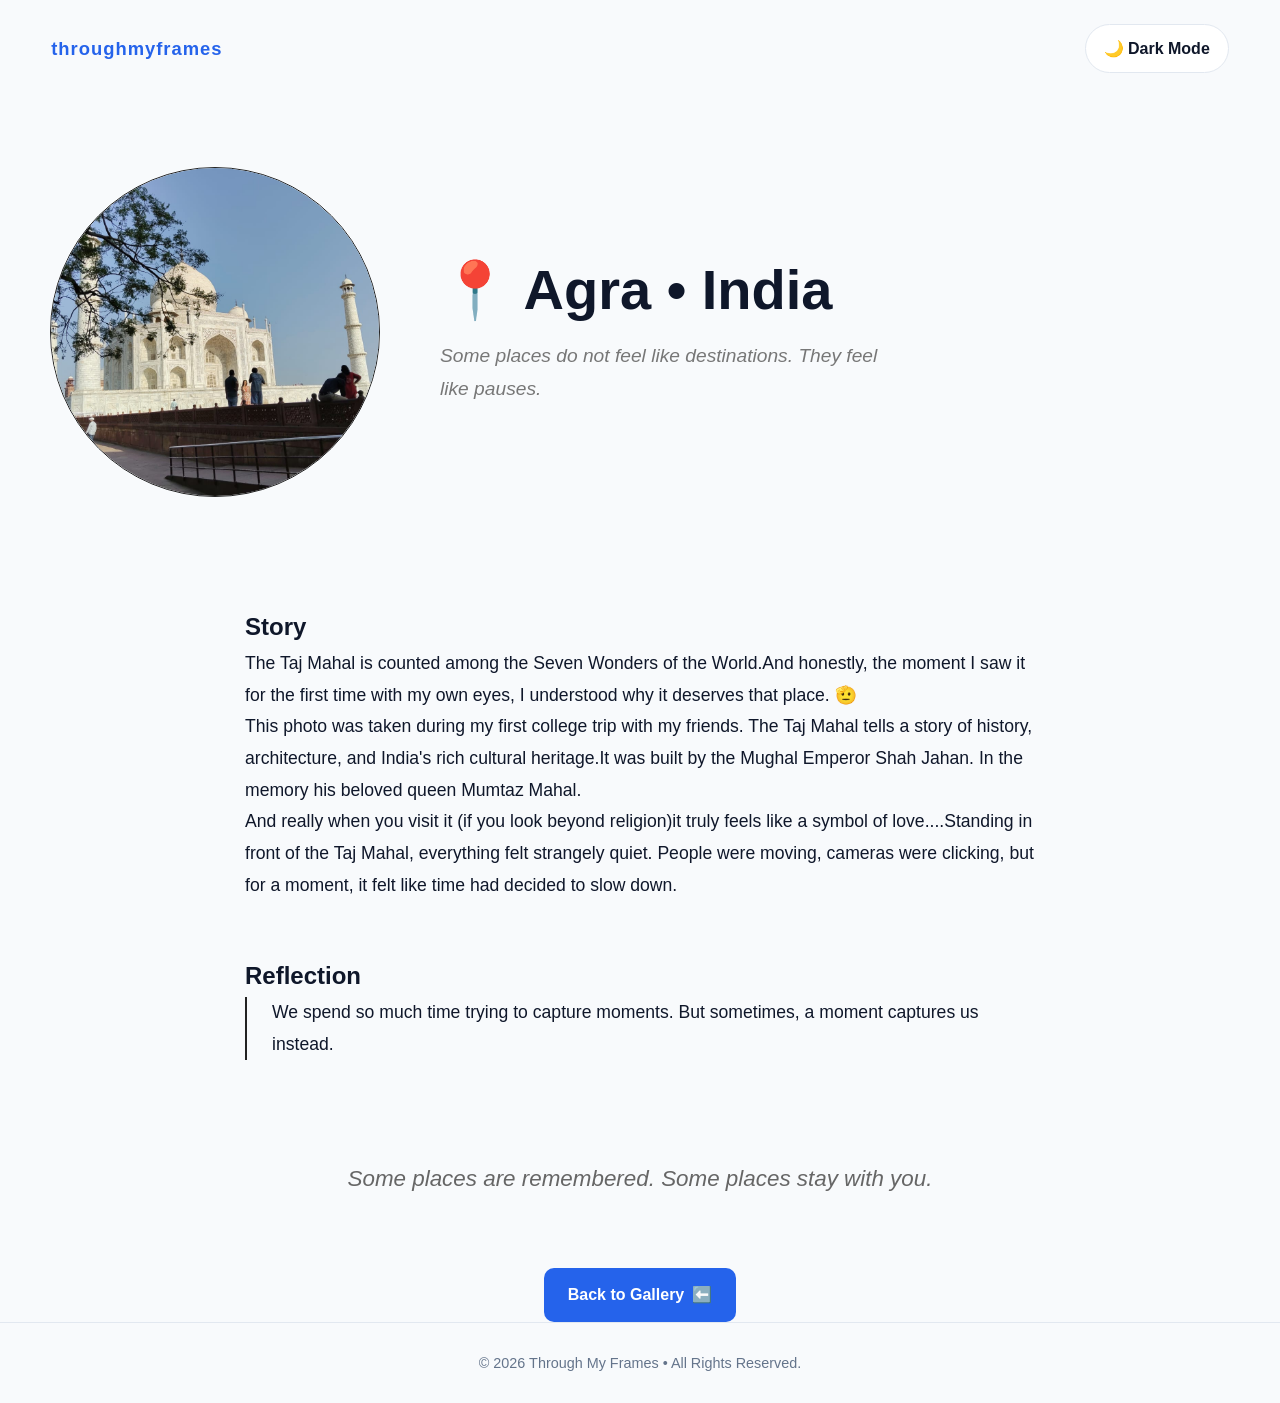
<file: TAJ.html>
<!DOCTYPE html>
<html lang="en">
<head>
    <meta charset="UTF-8">
    <meta name="viewport" content="width=device-width, initial-scale=1.0">
    <title>The seventh wonder of the world</title>
    <link rel="stylesheet" href="CSS/style.css">

    <link rel="stylesheet" href="CSS/frame-page.css">

</head>
<body>
    <!-- HEADER -->

    <header class="site-header">

        <a class="brand" href="index.html">
            throughmyframes
        </a>


        <button class="theme-btn" id="themeBtn" type="button">
            🌙 Dark Mode
        </button>

    </header>

    <!-- main body-->

    <main>

<section class="hero-img">

<div class="TajImg"> 
            <img src="images/taj01.jpeg">
            </div>

            <div class="hero-content"> 
           <h1 class="Title"> 📍 Agra • India </h1>

            <p class="quote"> Some places do not feel like destinations. They feel like pauses.
                     </p>

                     </div>


</section>

<section class="img-story">

            <h2>Story</h2>

       <p class="story">
          The Taj Mahal is counted among the Seven Wonders of the World.And honestly, 
          the moment I saw it for the first time with my own eyes, I understood why it 
          deserves that place. 🫡
         <br>
          This photo was taken during my first college trip with my friends.
          The Taj Mahal tells a story of history, architecture, and India's 
          rich cultural heritage.It was built by the Mughal Emperor Shah Jahan.
          In the memory his beloved queen Mumtaz Mahal.
         <br>
         And really when you visit it (if you look beyond religion)it truly feels
         like a symbol of love....Standing in front of the Taj Mahal, 
         everything felt strangely quiet. People were moving, cameras were clicking,
          but for a moment, it felt like time had decided to slow down.
       </p>

       <h2>Reflection</h2>

       <p class="reflection">
        We spend so much time trying to capture moments. But sometimes, 
        a moment captures us instead.
       </p>

       </section>

        

<div class="ending">
     Some places are remembered. Some places stay with you.
</div>


<!-- buttons back to pavvalion -->

<div class="actions">

                <a class="btn" href="gallery.html">
                    Back to Gallery
                    <span>⬅️</span>
                </a>


            </div>


    </main>

<footer class="footer">

    <p>
        © 2026 Through My Frames • All Rights Reserved.
    </p>

</footer>


<script src="Javascript/script.js"></script>

</body>
</html>
</file>
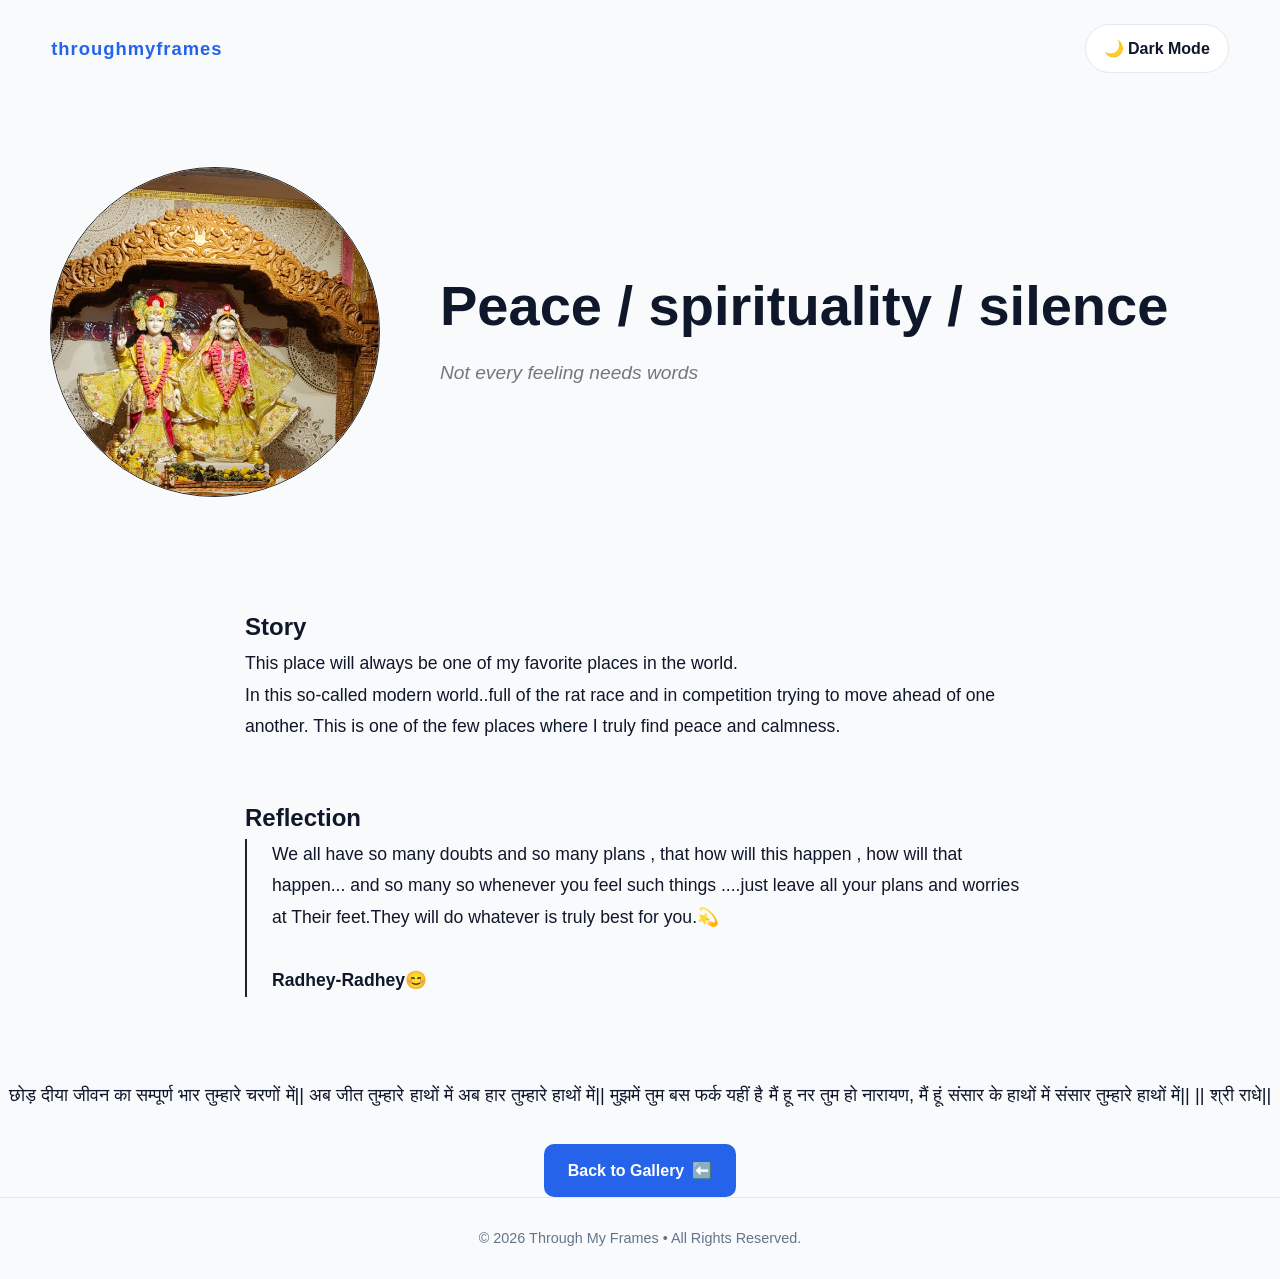
<file: VRINDAVAN.html>
<!DOCTYPE html>
<html lang="en">
<head>
    <meta charset="UTF-8">
    <meta name="viewport" content="width=device-width, initial-scale=1.0">
     <title>Vrindavan-Peace & Spirituality | Through My Frames</title>

    <link rel="stylesheet" href="CSS/style.css">

    <link rel="stylesheet" href="CSS/frame-page.css">
</head>
<body>
 <!-- HEADER -->

    <header class="site-header">

        <a class="brand" href="index.html">
            throughmyframes
        </a>


        <button class="theme-btn" id="themeBtn" type="button">
            🌙 Dark Mode
        </button>

    </header>

    <!-- main body-->

    <main>

        <section class="hero-img">

                  <div class="vrindavanImg"> 
            <img src="images/Vrinda.jpeg">
            </div>

<div class="hero-content"> 
           <h1 class="Title"> Peace / spirituality / silence  </h1>

            <p class="quote"> Not every feeling needs words 
                     </p>
                     </div>

        </section>

        <section class="img-story">

            <h2>Story</h2>

            <p class="story">
                 This place will always be one of my favorite places in the world. 
                <br>
                 In this so-called modern world..full of the rat race
                and in competition trying to move ahead of one another.
                 This is one of the few places where I truly find peace and calmness.
            </p>

            <h2>Reflection</h2>

            <p class="reflection">
                We all have so many doubts and so many plans , that 
                how will this happen , how will that happen... and so many
                so whenever you feel such things ....just leave all your
                 plans and worries at Their feet.They will do whatever 
                 is truly best for you.💫
                <br>
                <br>
                <b>Radhey-Radhey😊</b>
            </p>
            

            </section>

            <div class=" special-ending">
    छोड़ दीया जीवन का सम्पूर्ण भार तुम्हारे चरणों में|| 
    अब जीत तुम्हारे हाथों में अब हार तुम्हारे हाथों में||
     मुझमें तुम बस फर्क यहीं है मैं हू नर तुम हो नारायण,
      मैं हूं संसार के हाथों में संसार तुम्हारे हाथों में||
      || श्री राधे||
</div>


<!-- buttons back to pavvalion -->

<div class="actions">

                <a class="btn" href="gallery.html">
                    Back to Gallery
                    <span>⬅️</span>
                </a>


            </div>

    </main>

    <footer class="footer">

    <p>
        © 2026 Through My Frames • All Rights Reserved.
    </p>

</footer>


<script src="Javascript/script.js"></script>
</body>
</html>
</file>
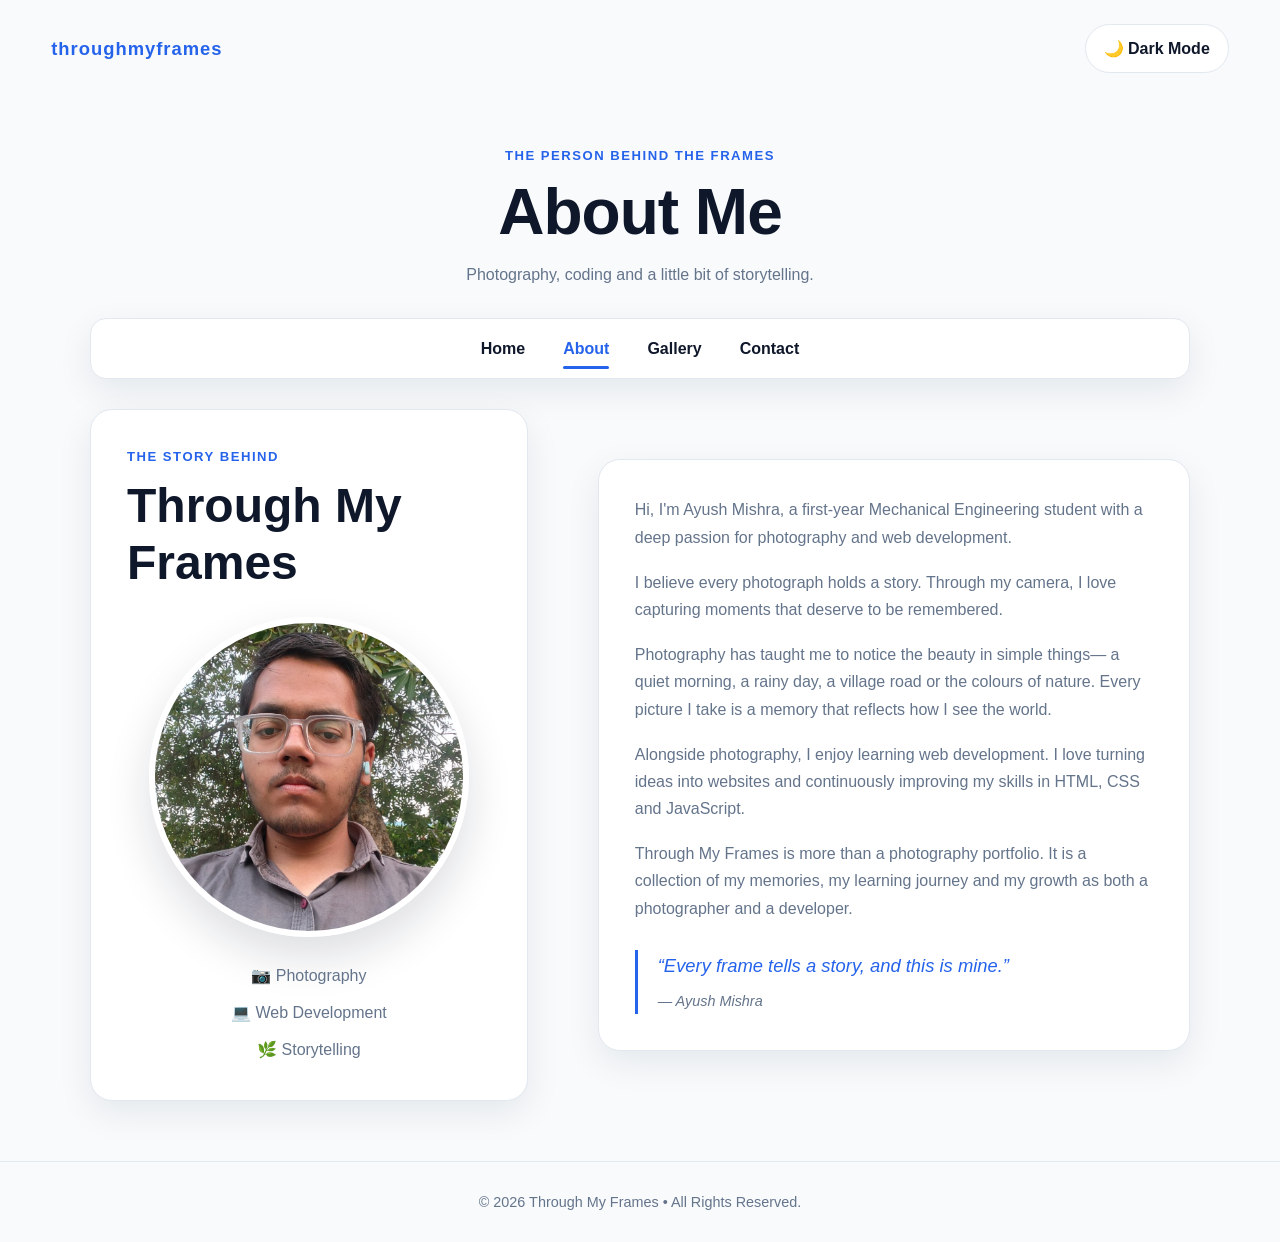
<file: pages/about.html>
<!DOCTYPE html>
<html lang="en">

<head>
    <meta charset="UTF-8">
    <meta name="viewport" content="width=device-width, initial-scale=1.0">

    <title>About | Through My Frames</title>

    <link rel="stylesheet" href="../CSS/style.css">
</head>

<body>


    <!-- HEADER -->

    <header class="site-header">

        <a class="brand" href="index.html">
            throughmyframes
        </a>


        <button class="theme-btn" id="themeBtn" type="button">
            🌙 Dark Mode
        </button>

    </header>


    <main>


        <!-- PAGE HEADING -->

        <section class="page-heading">

            <p class="eyebrow">
                The person behind the frames
            </p>


            <h1>
                About Me
            </h1>


            <p>
                Photography, coding and a little bit of storytelling.
            </p>

        </section>


        <!-- NAVBAR -->

        <nav class="navbar" aria-label="Main navigation">

            <a href="index.html">
                Home
            </a>


            <a class="active" href="about.html">
                About
            </a>


            <a href="gallery.html">
                Gallery
            </a>


            <a href="contact.html">
                Contact
            </a>

        </nav>


        <!-- ABOUT SECTION -->

        <section class="about-layout">


            <!-- LEFT SIDE -->

            <div class="about-visual">

                <p class="eyebrow">
                    The story behind
                </p>


                <h2>
                    Through My Frames
                </h2>


                <img
                    src="../images/ayush_About.jpeg"
                    alt="Ayush Mishra"
                    class="about-image"
                >


                <div class="interest-list">

                    <span>
                        📷 Photography
                    </span>


                    <span>
                        💻 Web Development
                    </span>


                    <span>
                        🌿 Storytelling
                    </span>

                </div>

            </div>


            <!-- RIGHT SIDE -->

            <article class="about-copy">

                <p>
                    Hi, I'm Ayush Mishra, a first-year Mechanical Engineering
                    student with a deep passion for photography and web development.
                </p>


                <p>
                    I believe every photograph holds a story. Through my camera,
                    I love capturing moments that deserve to be remembered.
                </p>


                <p>
                    Photography has taught me to notice the beauty in simple things—
                    a quiet morning, a rainy day, a village road or the colours of
                    nature. Every picture I take is a memory that reflects how I
                    see the world.
                </p>


                <p>
                    Alongside photography, I enjoy learning web development.
                    I love turning ideas into websites and continuously improving
                    my skills in HTML, CSS and JavaScript.
                </p>


                <p>
                    Through My Frames is more than a photography portfolio.
                    It is a collection of my memories, my learning journey and
                    my growth as both a photographer and a developer.
                </p>


                <blockquote>

                    “Every frame tells a story, and this is mine.”

                    <cite>
                        — Ayush Mishra
                    </cite>

                </blockquote>

            </article>


        </section>

    </main>


    <!-- FOOTER -->

    <footer class="footer">

        <p>
            © 2026 Through My Frames • All Rights Reserved.
        </p>

    </footer>


    <script src="../Javascript/script.js"></script>

</body>

</html>
</file>
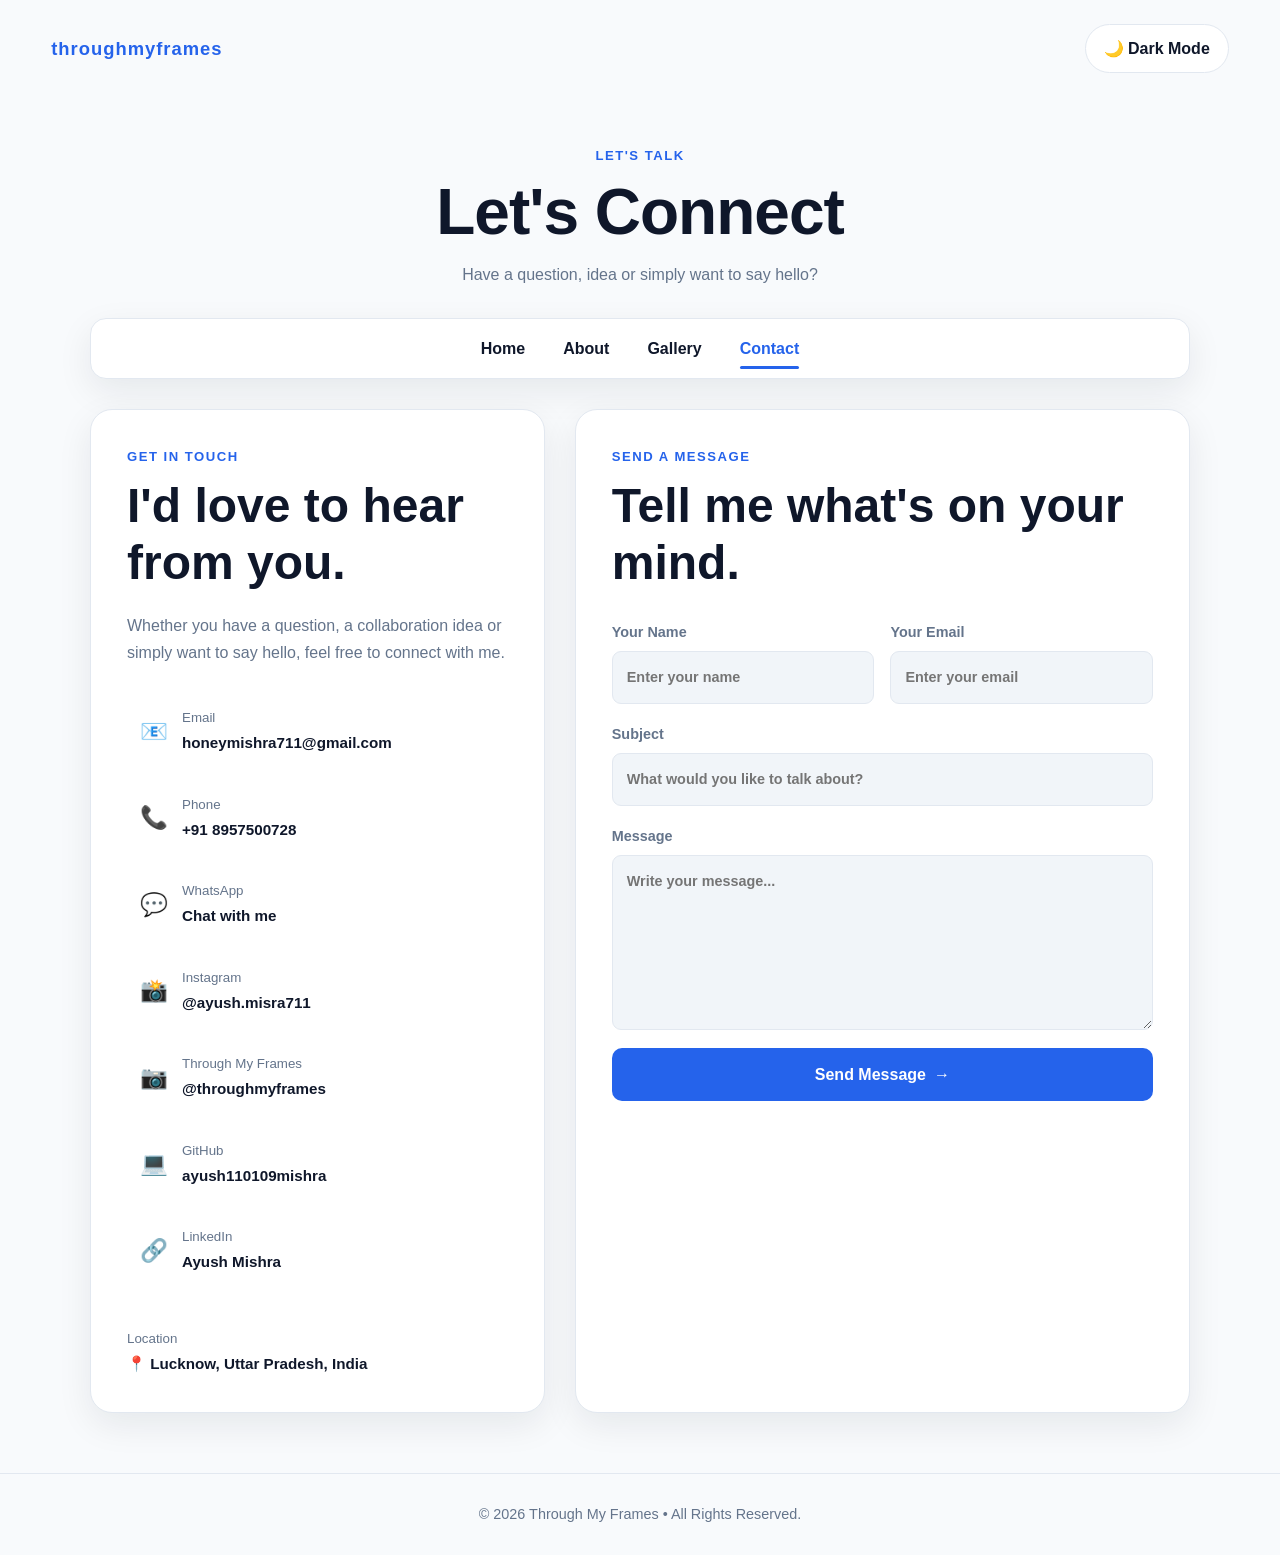
<file: pages/contact.html>
<!DOCTYPE html>
<html lang="en">

<head>
    <meta charset="UTF-8">
    <meta name="viewport" content="width=device-width, initial-scale=1.0">

    <title>Contact | Through My Frames</title>

    <link rel="stylesheet" href="../CSS/style.css">
</head>

<body>


    <!-- HEADER -->

    <header class="site-header">

        <a class="brand" href="index.html">
            throughmyframes
        </a>


        <button class="theme-btn" id="themeBtn" type="button">
            🌙 Dark Mode
        </button>

    </header>


    <main>


        <!-- PAGE HEADING -->

        <section class="page-heading">

            <p class="eyebrow">
                Let's talk
            </p>


            <h1>
                Let's Connect
            </h1>


            <p>
                Have a question, idea or simply want to say hello?
            </p>

        </section>


        <!-- NAVBAR -->

        <nav class="navbar" aria-label="Main navigation">

            <a href="index.html">
                Home
            </a>


            <a href="about.html">
                About
            </a>


            <a href="gallery.html">
                Gallery
            </a>


            <a class="active" href="contact.html">
                Contact
            </a>

        </nav>


        <!-- CONTACT SECTION -->

        <section class="contact-layout">


            <!-- CONTACT INFORMATION -->

            <div class="contact-info">

                <p class="eyebrow">
                    Get in touch
                </p>


                <h2>
                    I'd love to hear from you.
                </h2>


                <p class="contact-intro">
                    Whether you have a question, a collaboration idea or simply
                    want to say hello, feel free to connect with me.
                </p>


                <div class="contact-links">


                    <a href="mailto:honeymishra711@gmail.com">

                        <span>
                            📧
                        </span>

                        <div>

                            <small>
                                Email
                            </small>

                            <strong>
                                honeymishra711@gmail.com
                            </strong>

                        </div>

                    </a>


                    <a href="tel:+918957500728">

                        <span>
                            📞
                        </span>

                        <div>

                            <small>
                                Phone
                            </small>

                            <strong>
                                +91 8957500728
                            </strong>

                        </div>

                    </a>


                    <a
                        href="https://wa.me/918957500728"
                        target="_blank"
                    >

                        <span>
                            💬
                        </span>

                        <div>

                            <small>
                                WhatsApp
                            </small>

                            <strong>
                                Chat with me
                            </strong>

                        </div>

                    </a>


                    <a
                        href="https://instagram.com/ayush.misra711"
                        target="_blank"
                    >

                        <span>
                            📸
                        </span>

                        <div>

                            <small>
                                Instagram
                            </small>

                            <strong>
                                @ayush.misra711
                            </strong>

                        </div>

                    </a>


                    <a
                        href="https://instagram.com/throughmyframes"
                        target="_blank"
                    >

                        <span>
                            📷
                        </span>

                        <div>

                            <small>
                                Through My Frames
                            </small>

                            <strong>
                                @throughmyframes
                            </strong>

                        </div>

                    </a>


                    <a
                        href="https://github.com/ayush110109mishra"
                        target="_blank"
                    >

                        <span>
                            💻
                        </span>

                        <div>

                            <small>
                                GitHub
                            </small>

                            <strong>
                                ayush110109mishra
                            </strong>

                        </div>

                    </a>


                    <a
                        href="https://linkedin.com/in/ayush-misra-66a803365"
                        target="_blank"
                    >

                        <span>
                            🔗
                        </span>

                        <div>

                            <small>
                                LinkedIn
                            </small>

                            <strong>
                                Ayush Mishra
                            </strong>

                        </div>

                    </a>


                    <div class="contact-links">

                        <div>

                            <small>
                                Location
                            </small>

                            <strong>
                                📍 Lucknow, Uttar Pradesh, India
                            </strong>

                        </div>

                    </div>


                </div>

            </div>


            <!-- CONTACT FORM -->

            <div class="contact-form-card">

                <p class="eyebrow">
                    Send a message
                </p>


                <h2>
                    Tell me what's on your mind.
                </h2>


                <form id="contactForm">


                    <div class="form-grid">

                        <label>

                            Your Name

                            <input
                                type="text"
                                id="name"
                                placeholder="Enter your name"
                                required
                            >

                        </label>


                        <label>

                            Your Email

                            <input
                                type="email"
                                id="email"
                                placeholder="Enter your email"
                                required
                            >

                        </label>

                    </div>


                    <label>

                        Subject

                        <input
                            type="text"
                            id="subject"
                            placeholder="What would you like to talk about?"
                            required
                        >

                    </label>


                    <label>

                        Message

                        <textarea
                            id="message"
                            rows="6"
                            placeholder="Write your message..."
                            required
                        ></textarea>

                    </label>


                    <button
                        class="primary-btn"
                        type="submit"
                    >

                        Send Message

                        <span>
                            →
                        </span>

                    </button>


                    <p
                        class="form-message"
                        id="formMessage"
                    ></p>


                </form>

            </div>


        </section>

    </main>


    <!-- FOOTER -->

    <footer class="footer">

        <p>
            © 2026 Through My Frames • All Rights Reserved.
        </p>

    </footer>


    <script src="../Javascript/script.js"></script>

</body>

</html>
</file>
<file: CSS/style.css>
/* =========================================
   THROUGH MY FRAMES — GLOBAL DESIGN SYSTEM
========================================= */

:root {
    --primary: #2563eb;
    --primary-dark: #1d4ed8;
    --bg: #f8fafc;
    --surface: #ffffff;
    --surface-soft: #f1f5f9;
    --text: #0f172a;
    --muted: #64748b;
    --border: #e2e8f0;
    --shadow: 0 12px 35px rgba(15, 23, 42, 0.08);
    --shadow-hover: 0 20px 45px rgba(15, 23, 42, 0.14);
    --radius: 22px;
    --transition: 0.3s ease;
}

* {
    margin: 0;
    padding: 0;
    box-sizing: border-box;
}

html {
    scroll-behavior: smooth;
}

body {
    min-height: 100vh;
    background: var(--bg);
    color: var(--text);
    font-family: Arial, Helvetica, sans-serif;
    line-height: 1.7;
    transition: background-color var(--transition), color var(--transition);
}

a {
    color: inherit;
}

button,
input,
textarea {
    font: inherit;
}

button {
    cursor: pointer;
}

.site-header {
    width: min(1200px, 92%);
    margin: auto;
    padding: 24px 0;
    display: flex;
    justify-content: space-between;
    align-items: center;
}

.brand {
    color: var(--primary);
    text-decoration: none;
    font-size: 1.15rem;
    font-weight: 700;
    letter-spacing: 1px;
}

.theme-btn {
    padding: 10px 18px;
    border: 1px solid var(--border);
    border-radius: 999px;
    background: var(--surface);
    color: var(--text);
    font-weight: 600;
    transition: transform var(--transition), border-color var(--transition);
}

.theme-btn:hover {
    transform: translateY(-2px);
    border-color: var(--primary);
}

.hero-heading,
.page-heading {
    width: min(1000px, 92%);
    margin: auto;
    text-align: center;
    padding: 48px 0 30px;
}

.hero-heading h1,
.page-heading h1 {
    font-size: clamp(2.2rem, 5vw, 4rem);
    line-height: 1.15;
    letter-spacing: -1px;
}

.hero-subtitle,
.page-heading > p:last-child {
    margin-top: 12px;
    color: var(--muted);
}

.eyebrow {
    margin-bottom: 8px;
    color: var(--primary);
    font-size: 0.82rem;
    font-weight: 700;
    letter-spacing: 1.5px;
    text-transform: uppercase;
}

.navbar {
    width: min(1100px, 92%);
    margin: 0 auto 30px;
    padding: 16px 22px;
    display: flex;
    justify-content: center;
    flex-wrap: wrap;
    gap: 38px;
    background: var(--surface);
    border: 1px solid var(--border);
    border-radius: 16px;
    box-shadow: var(--shadow);
}

.navbar a {
    position: relative;
    color: var(--text);
    text-decoration: none;
    font-weight: 600;
    transition: color var(--transition);
}

.navbar a::after {
    content: "";
    position: absolute;
    left: 0;
    bottom: -7px;
    width: 0;
    height: 3px;
    border-radius: 10px;
    background: var(--primary);
    transition: width var(--transition);
}

.navbar a:hover,
.navbar a.active {
    color: var(--primary);
}

.navbar a:hover::after,
.navbar a.active::after {
    width: 100%;
}

.home-hero,
.about-layout,
.contact-layout {
    width: min(1100px, 92%);
    margin: 20px auto 60px;
}

.home-hero {
    display: grid;
    grid-template-columns: 0.85fr 1.15fr;
    align-items: center;
    gap: 70px;
    padding: 55px;
    background: var(--surface);
    border: 1px solid var(--border);
    border-radius: var(--radius);
    box-shadow: var(--shadow);
}

.profile {
    width: min(100%, 340px);
    aspect-ratio: 1;
    display: block;
    margin: auto;
    object-fit: cover;
    border: 7px solid var(--surface);
    border-radius: 50%;
    box-shadow: var(--shadow-hover);
    transition: transform var(--transition);
}

.profile:hover,
.about-image:hover {
    transform: scale(1.035);
}

.home-copy h2,
.about-visual h2,
.contact-info h2,
.contact-form-card h2 {
    margin-bottom: 20px;
    font-size: clamp(1.8rem, 4vw, 3rem);
    line-height: 1.2;
}

.home-copy h2 span {
    color: var(--primary);
}

.home-copy p,
.about-copy p,
.contact-intro {
    margin-bottom: 18px;
    color: var(--muted);
}

.hero-actions {
    display: flex;
    align-items: center;
    flex-wrap: wrap;
    gap: 22px;
    margin-top: 30px;
}

.primary-btn {
    display: inline-flex;
    align-items: center;
    justify-content: center;
    gap: 8px;
    padding: 13px 24px;
    border: none;
    border-radius: 10px;
    background: var(--primary);
    color: #fff;
    text-decoration: none;
    font-weight: 700;
    transition: background-color var(--transition), transform var(--transition);
}

.primary-btn:hover {
    background: var(--primary-dark);
    transform: translateY(-3px);
}

.primary-btn span {
    transition: transform var(--transition);
}

.primary-btn:hover span {
    transform: translateX(4px);
}

.text-btn {
    color: var(--primary);
    text-decoration: none;
    font-weight: 700;
}

.home-note {
    width: min(700px, 90%);
    margin: 0 auto 60px;
    text-align: center;
    color: var(--muted);
    font-style: italic;
    font-size: 1.15rem;
}

.footer {
    padding: 28px 20px;
    border-top: 1px solid var(--border);
    color: var(--muted);
    text-align: center;
    font-size: 0.9rem;
}

/* ABOUT */

.about-layout {
    display: grid;
    grid-template-columns: 0.85fr 1.15fr;
    gap: 70px;
    align-items: center;
}

.about-visual,
.about-copy,
.contact-info,
.contact-form-card {
    padding: 36px;
    background: var(--surface);
    border: 1px solid var(--border);
    border-radius: var(--radius);
    box-shadow: var(--shadow);
}

.about-image {
    width: min(100%, 320px);
    aspect-ratio: 1;
    display: block;
    margin: 25px auto;
    object-fit: cover;
    border-radius: 50%;
    border: 6px solid var(--surface);
    box-shadow: var(--shadow-hover);
    transition: transform var(--transition);
}

.interest-list {
    display: flex;
    flex-direction: column;
    gap: 10px;
    color: var(--muted);
    text-align: center;
}

.about-copy blockquote {
    margin-top: 28px;
    padding-left: 20px;
    border-left: 3px solid var(--primary);
    color: var(--primary);
    font-size: 1.15rem;
    font-style: italic;
}

.about-copy cite {
    display: block;
    margin-top: 8px;
    color: var(--muted);
    font-size: 0.9rem;
}

/* GALLERY */



.gallery-search {
    width: min(1100px, 92%);
    margin: 0 auto 16px;
    display: flex;
    justify-content: center;
}

.gallery-search input {
    width: min(520px, 100%);
    padding: 13px 24px;
    border: 1px solid var(--border);
    border-radius: 999px;
    font-size: 0.98rem;
    background: var(--surface);
    color: var(--text);
    box-shadow: var(--shadow);
    outline: none;
    transition: border-color var(--transition), box-shadow var(--transition);
}

.gallery-search input:focus {
    border-color: var(--primary);
    box-shadow: 0 0 0 4px rgba(37, 99, 235, 0.15);
}

.gallery-search input::placeholder {
    color: var(--muted);
}

/* GALLERY FILTERS */

.gallery-filters {
    width: min(1100px, 92%);
    margin: 10px auto 35px;
    display: flex;
    justify-content: center;
    flex-wrap: wrap;
    gap: 12px;
}

.filter-btn {
    padding: 10px 22px;
    border: 1px solid var(--border);
    border-radius: 999px;
    background: var(--surface);
    color: var(--muted);
    font-size: 0.95rem;
    font-weight: 600;
    cursor: pointer;
    box-shadow: 0 2px 10px rgba(15, 23, 42, 0.04);
    transition: all var(--transition);
}

.filter-btn:hover {
    color: var(--primary);
    border-color: var(--primary);
    transform: translateY(-2px);
    box-shadow: 0 6px 18px rgba(37, 99, 235, 0.15);
}

.filter-btn.active {
    background: var(--primary);
    color: #ffffff;
    border-color: var(--primary);
    box-shadow: 0 4px 14px rgba(37, 99, 235, 0.35);
    transform: translateY(-1px);
}

.gallery {
    width: min(1300px, 92%);
    margin: 20px auto 70px;
    display: grid;
    grid-template-columns: repeat(3, 1fr);
    gap: 28px;
}

.photo-card {
    overflow: hidden;
    background: var(--surface);
    border: 1px solid var(--border);
    border-radius: 18px;
    box-shadow: var(--shadow);
    transition: transform var(--transition), box-shadow var(--transition);
}

.photo-card:hover {
    transform: translateY(-7px);
    box-shadow: var(--shadow-hover);
}

.photo-link {
    display: block;
    overflow: hidden;
}

.photo-card img {
    width: 100%;
    height: 300px;
    display: block;
    object-fit: cover;
    transition: transform 0.5s ease;
}

.photo-card:hover img {
    transform: scale(1.06);
}

.caption {
    padding: 18px 20px 20px;
}

.caption h2 {
    font-size: 1.08rem;
}

.caption p {
    margin-top: 4px;
    color: var(--muted);
    font-size: 0.9rem;
}


/* ===============================
   LIGHTBOX
================================ */

.lightbox {
    position: fixed;
    inset: 0;
    z-index: 9999;

    display: none;
    align-items: center;
    justify-content: center;

    padding: 40px;

    background: rgba(0, 0, 0, 0.9);
}

.lightbox.active {
    display: flex;
}

.lightbox img {
    max-width: 90vw;
    max-height: 80vh;

    width: auto;
    height: auto;

    object-fit: contain;
}

.lightbox-close {
    position: absolute;
    top: 20px;
    right: 30px;

    border: none;
    background: transparent;

    color: white;
    font-size: 40px;

    cursor: pointer;
}

.lightbox-caption {
    position: absolute;
    bottom: 25px;
    left: 0;
    right: 0;

    text-align: center;
    color: white;
}

.lightbox-caption h2 {
    margin: 0 0 5px;
}

.lightbox-caption p {
    margin: 0;
    opacity: 0.75;
}

/* CONTACT */

.contact-layout {
    display: grid;
    grid-template-columns: 0.85fr 1.15fr;
    gap: 30px;
}

.contact-links {
    display: grid;
    gap: 12px;
    margin-top: 28px;
}

.contact-links a {
    display: flex;
    align-items: center;
    gap: 14px;
    padding: 13px;
    border-radius: 12px;
    text-decoration: none;
    transition: background-color var(--transition), transform var(--transition);
}

.contact-links a:hover {
    background: var(--surface-soft);
    transform: translateX(4px);
}

.contact-links a > span {
    font-size: 1.4rem;
}

.contact-links small,
.contact-links strong {
    display: block;
}

.contact-links small {
    color: var(--muted);
}

.contact-links strong {
    color: var(--text);
    font-size: 0.95rem;
}

.contact-form-card form {
    display: grid;
    gap: 18px;
    margin-top: 28px;
}

.form-grid {
    display: grid;
    grid-template-columns: 1fr 1fr;
    gap: 16px;
}

label {
    display: grid;
    gap: 7px;
    color: var(--muted);
    font-size: 0.9rem;
    font-weight: 600;
}

input,
textarea {
    width: 100%;
    padding: 13px 14px;
    border: 1px solid var(--border);
    border-radius: 9px;
    outline: none;
    background: var(--surface-soft);
    color: var(--text);
    transition: border-color var(--transition), box-shadow var(--transition);
}

textarea {
    resize: vertical;
}

input:focus,
textarea:focus {
    border-color: var(--primary);
    box-shadow: 0 0 0 3px rgba(37, 99, 235, 0.12);
}

.form-message {
    min-height: 24px;
    color: var(--primary);
    font-weight: 600;
}

/* DARK MODE */

body.dark-mode {
    --bg: #0f172a;
    --surface: #1e293b;
    --surface-soft: #273449;
    --text: #f8fafc;
    --muted: #cbd5e1;
    --border: #334155;
}

/* RESPONSIVE */

@media (max-width: 900px) {
    .home-hero,
    .about-layout,
    .contact-layout {
        grid-template-columns: 1fr;
    }

    .home-hero {
        text-align: center;
    }

    .hero-actions {
        justify-content: center;
    }

    .gallery {
        grid-template-columns: repeat(2, 1fr);
    }
}

@media (max-width: 600px) {
    .site-header {
        width: 90%;
    }

    .hero-heading,
    .page-heading {
        padding-top: 30px;
    }

    .navbar {
        gap: 20px;
    }

    .home-hero,
    .about-visual,
    .about-copy,
    .contact-info,
    .contact-form-card {
        padding: 25px 20px;
    }

    .gallery {
        grid-template-columns: 1fr;
    }

    .photo-card img {
        height: 260px;
    }

    .form-grid {
        grid-template-columns: 1fr;
    }

    .gallery-filters {
        gap: 8px;
        margin-bottom: 25px;
    }

    .filter-btn {
        padding: 8px 16px;
        font-size: 0.88rem;
    }
}
</file>
<file: CSS/frame-page.css>
.hero-img {
    display: flex;
    align-items: center;
    gap: 60px;
    padding: 70px 50px;
}

.photographerImg,
 .moonImg,
 .skyImg,
 .sunImg,
 .TajImg,
 .vrindavanImg{
    width: 330px;
    height: 330px;
    
    overflow: hidden;
    border-radius: 50%;
    border: 1px solid #222;
}

.photographerImg img, 
.moonImg img,
.skyImg img,
.sunImg img,
.TajImg img,
.vrindavanImg img   {
    width: 100%;
    height: 100%;
    object-fit: cover;
    transition:.3s;
}

.Title {
    margin-bottom: 20px;
    font-size: 3.5rem;
    line-height: 1.1;
}

.quote {
    max-width: 450px;
    font-size: 1.2rem;
    font-style: italic;
    color: #777;
}

.img-story {
    max-width: 850px;
    margin: 40px auto 80px;
    padding: 0 30px;
}

.story {
    margin-bottom: 55px;
    font-size: 1.1rem;
    font-weight: 400;
    line-height: 1.8;
}

.personal-reflection, .reflection{
    padding-left: 25px;
    border-left: 2px solid #222;
    font-size: 1.1rem;
    font-weight: 400;
    line-height: 1.8;
}


.ending {
    margin: 100px auto 70px;
    text-align: center;
    font-size: 1.4rem;
    font-style: italic;
    color: #666;
}

.actions{
    display: flex;
    align-items: center;
    justify-content: center;
     
    gap: 22px;
    margin-top: 30px;
}

.special-ending{
    
text-align:center;
font-style:normal;
line-height:2;
font-size:1.15rem;

}

.btn {
    display: inline-flex;
    align-items: center;
    justify-content: center;
    gap: 8px;
    padding: 13px 24px;
    border: none;
    border-radius: 10px;
    background: #2563eb;
    color: #fff;
    text-decoration: none;
    font-weight: 700;
    transition: background-color 0.3s ease, transform 0.3s ease;
}

.btn:hover{
    background:#1d4ed8;
    transform:translateY(-2px);
}


/* making the page relative to phone and other devices */

@media (max-width: 700px) {

    .hero-img {
            flex-direction: column;
        padding: 50px 25px;
        text-align: center;
    }

     .photographerImg,
.moonImg,
.skyImg,
.sunImg,
.TajImg,
.vrindavanImg{

    width:260px;
    height:260px;
}

    .Title {
        font-size: 2.5rem;
    }

    .quote {
        margin: auto;
    }

    .img-story {
        margin: 50px auto;
        padding: 0 25px;
    }
}
</file>
